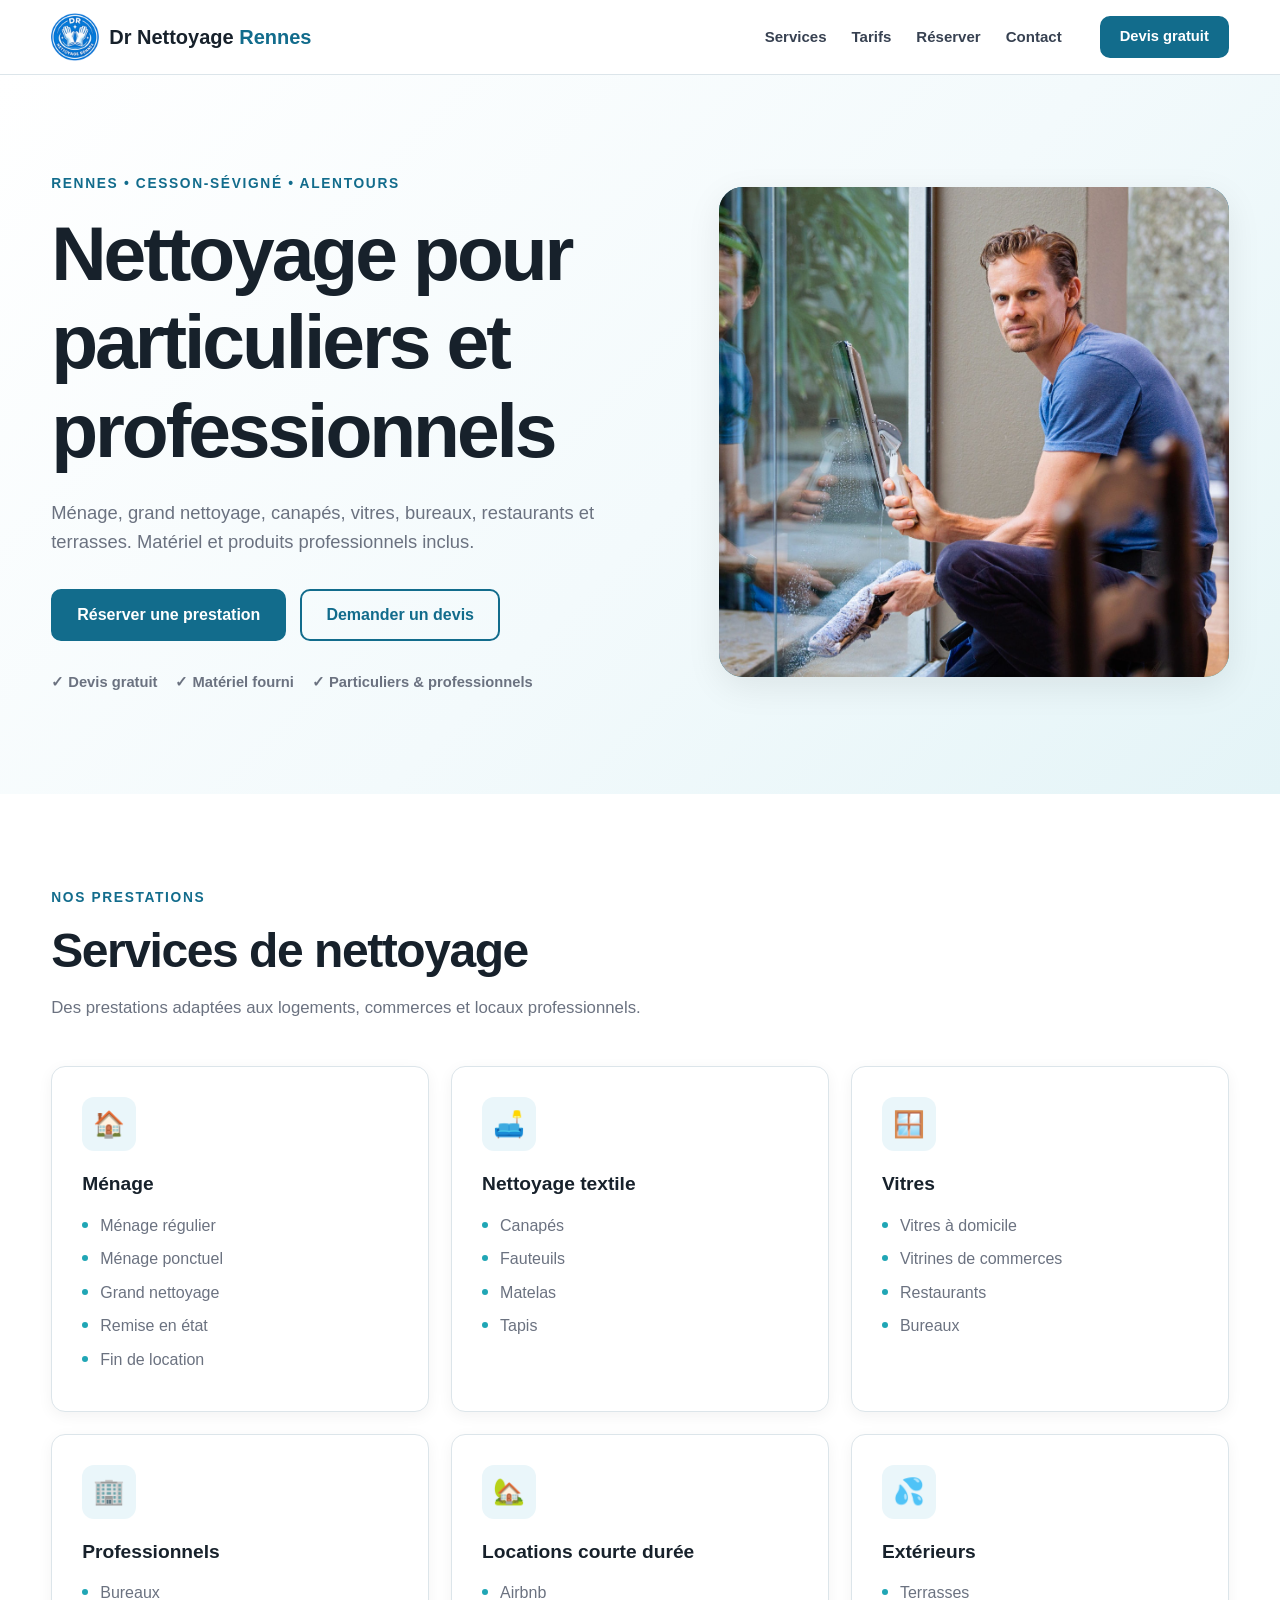
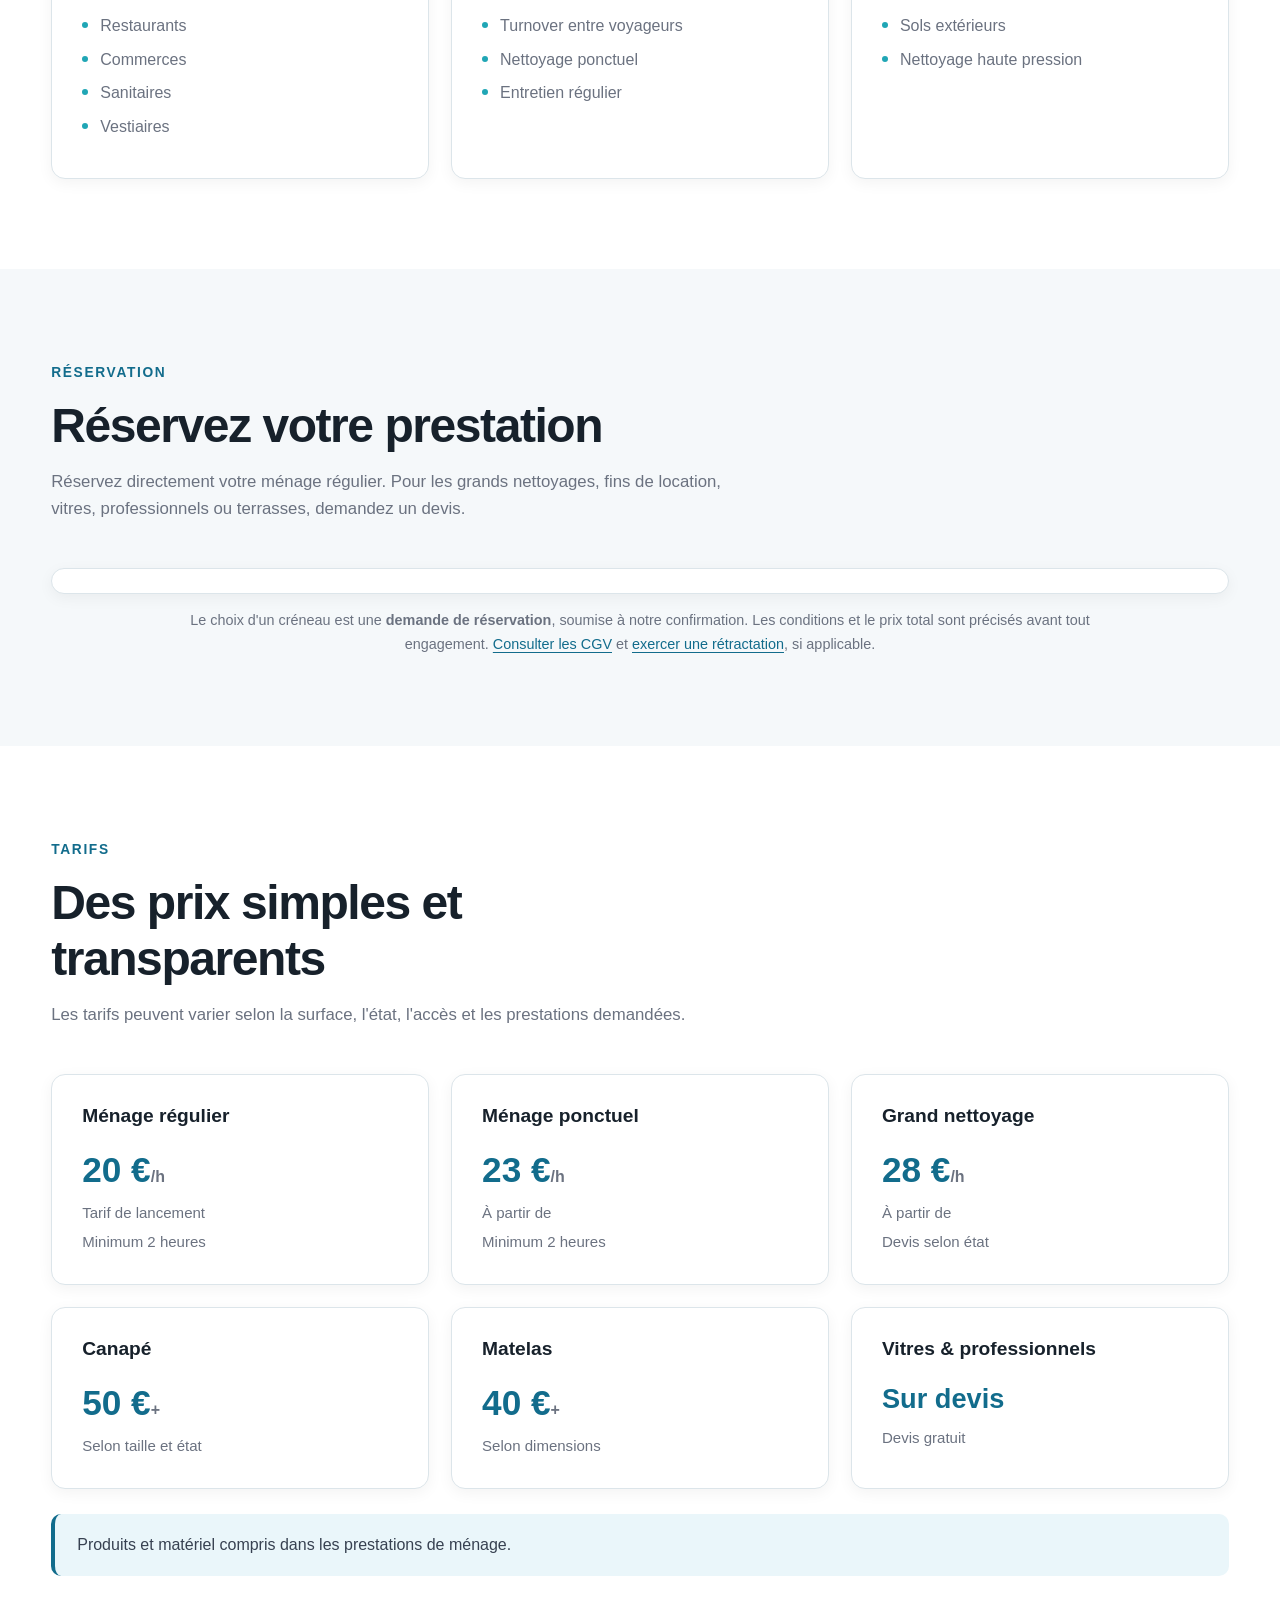
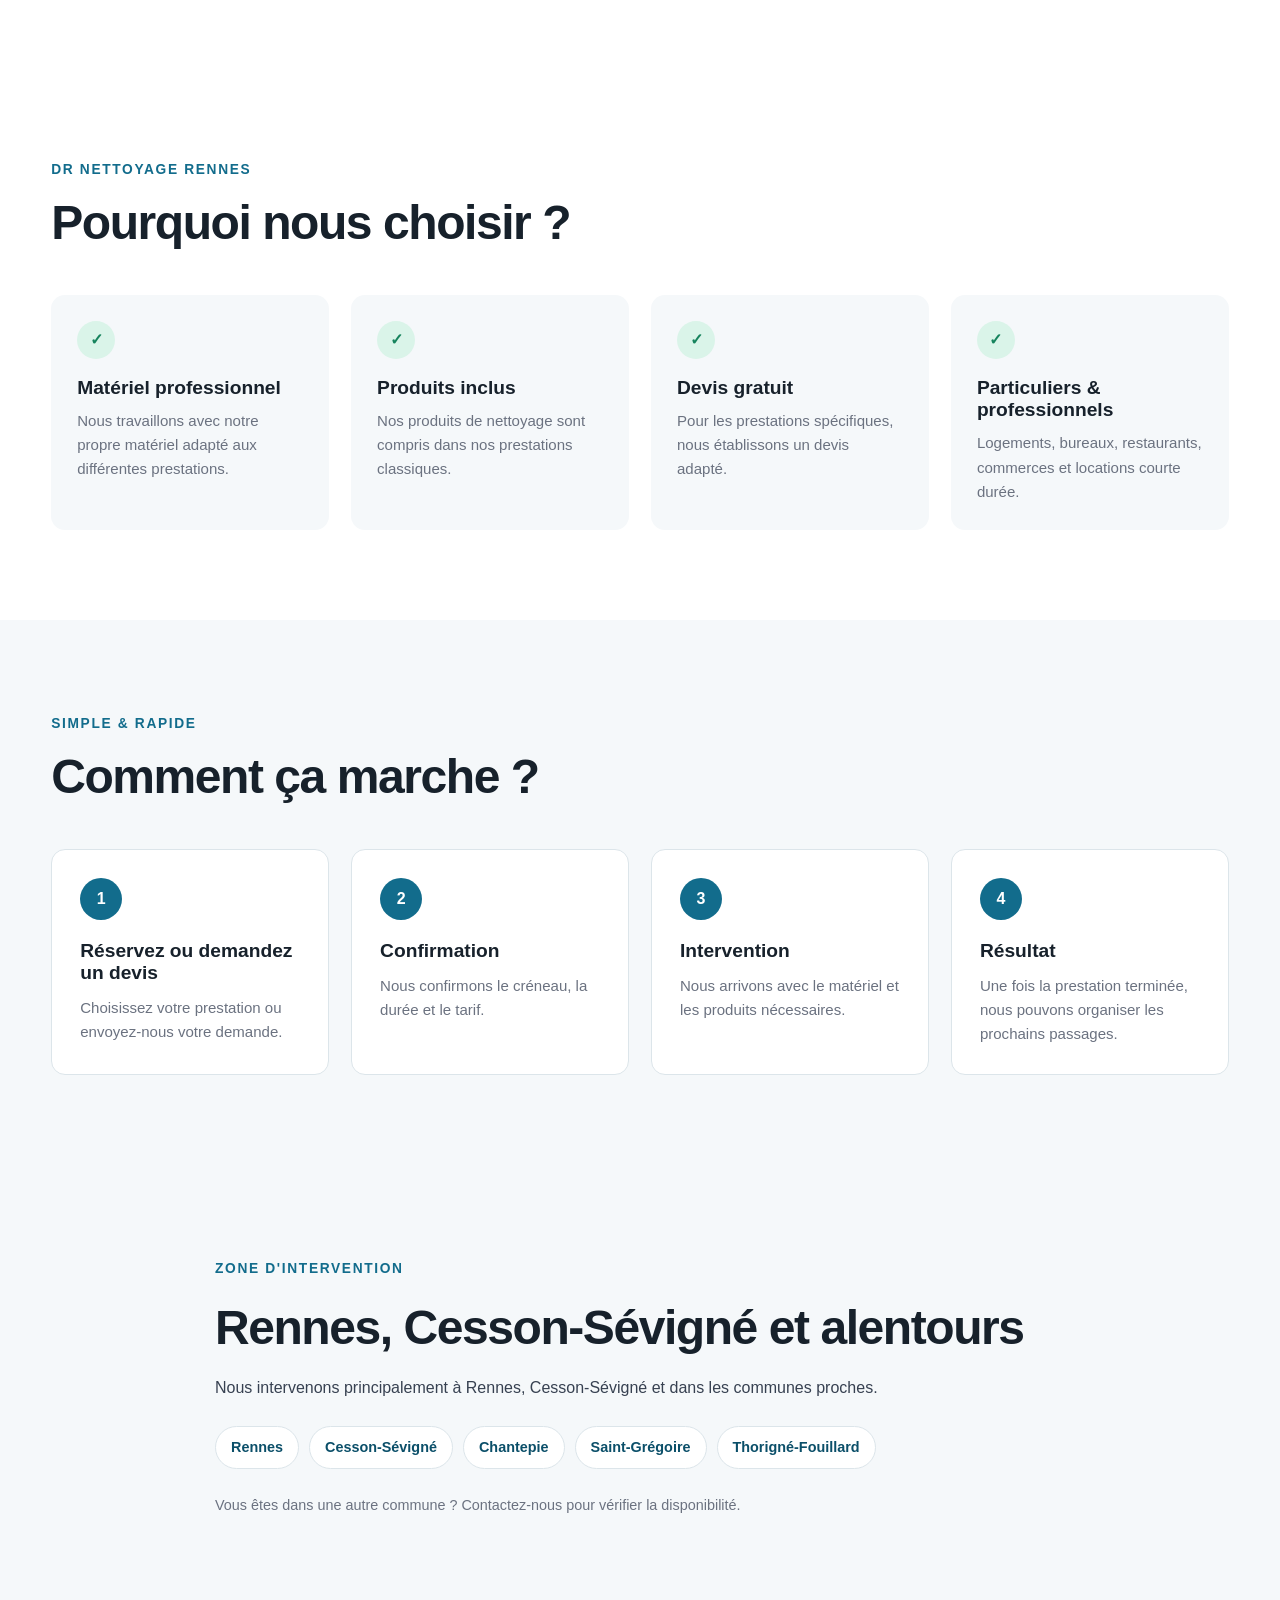
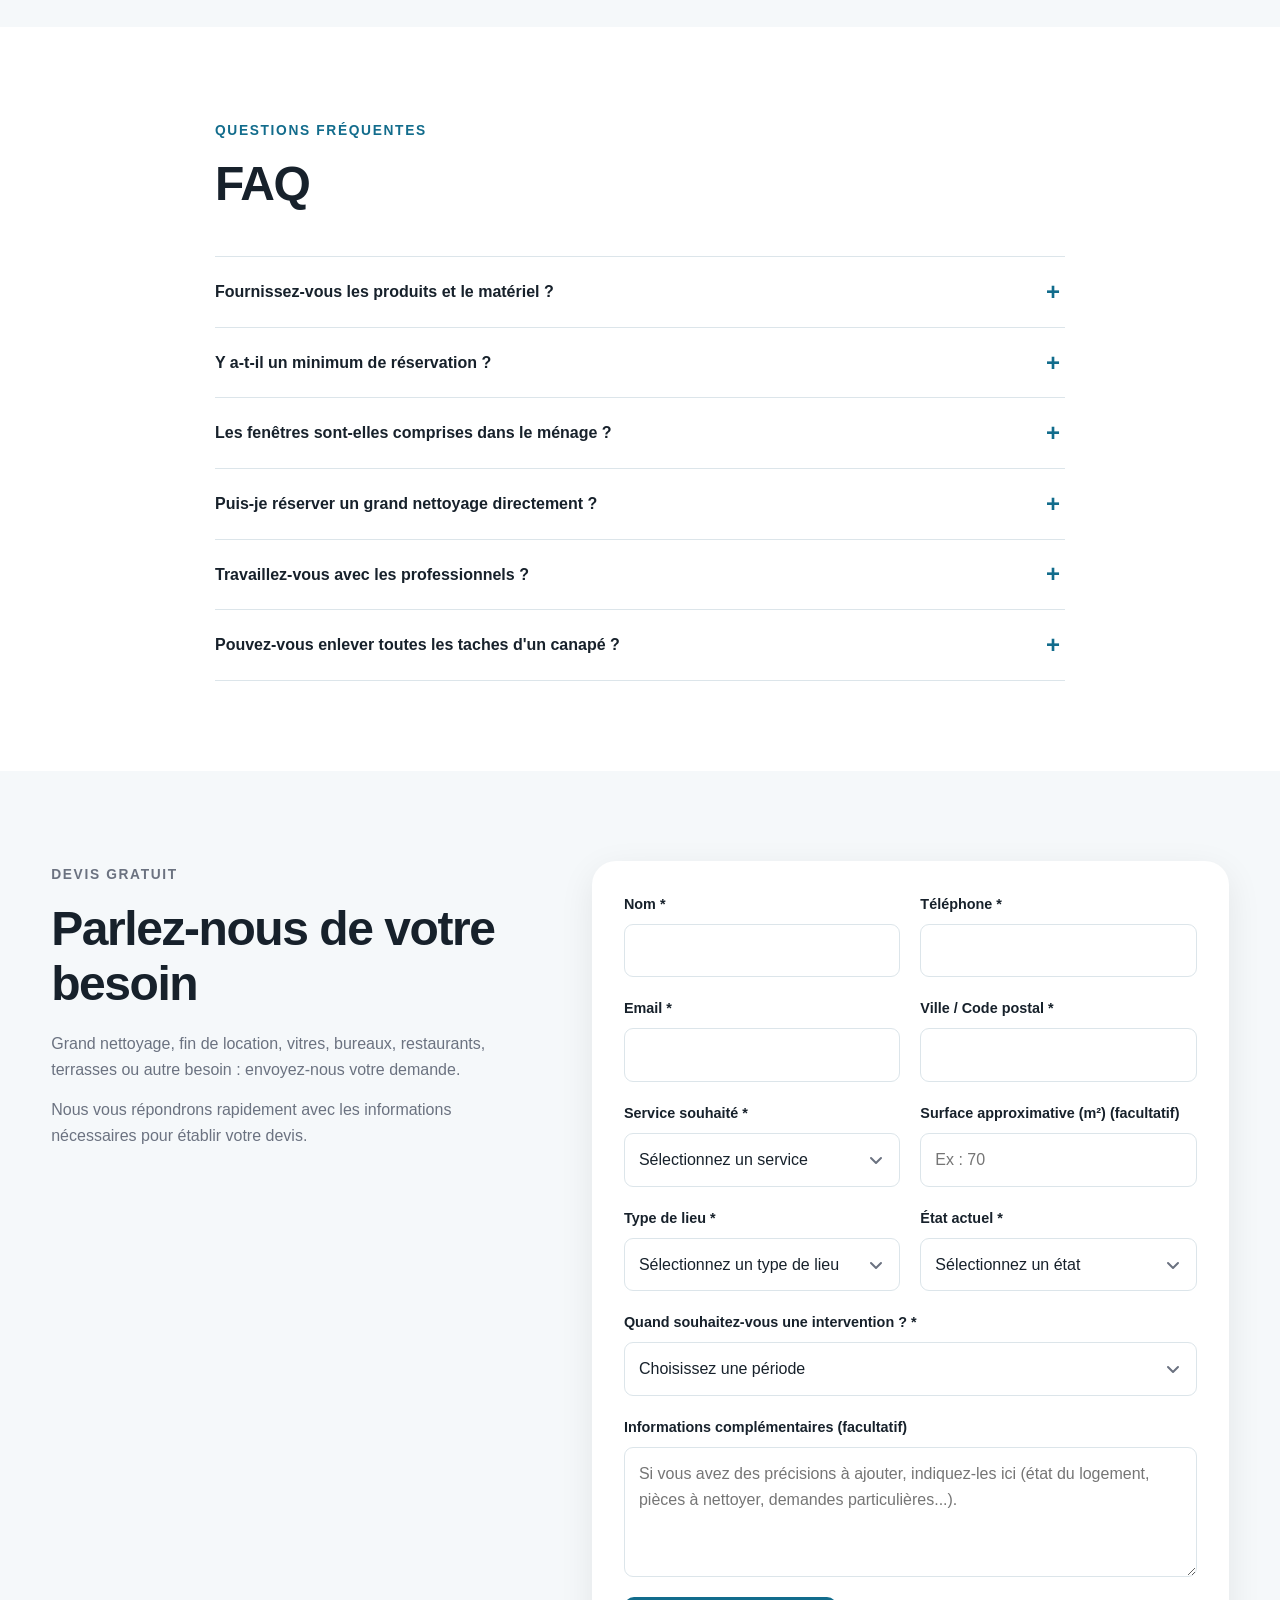
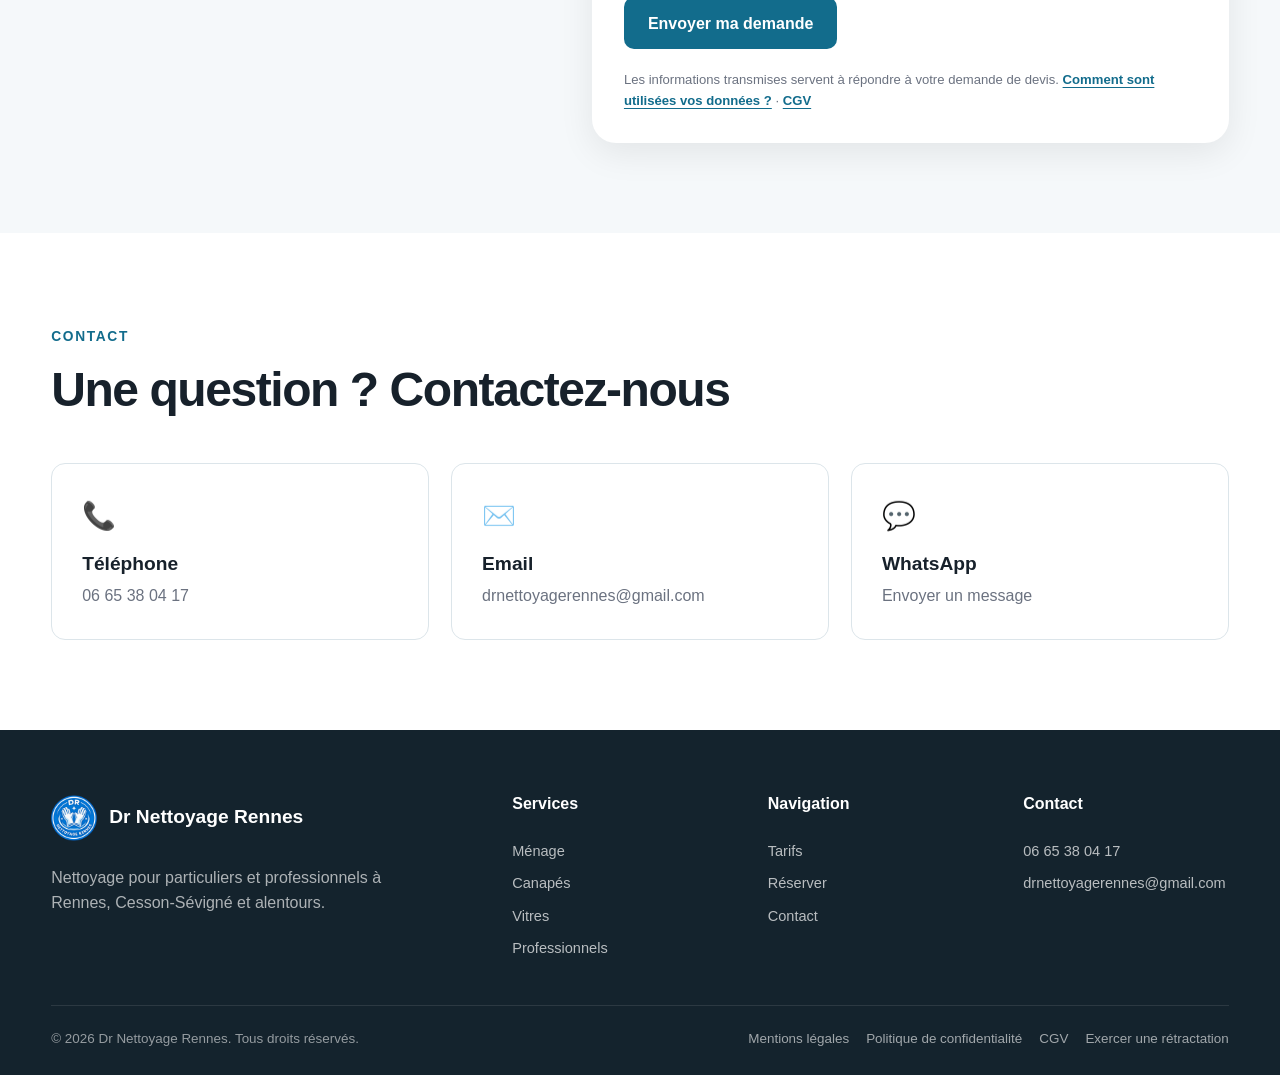
<file: dr-nettoyage-rennes/index.html>
<!DOCTYPE html>
<html lang="fr">
<head>
    <meta charset="UTF-8">
    <meta name="viewport" content="width=device-width, initial-scale=1.0">

    <title>Dr Nettoyage Rennes | Ménage, Vitres, Canapés & Professionnels</title>

    <meta
        name="description"
        content="Dr Nettoyage Rennes propose des services de ménage, nettoyage de canapés, vitres, bureaux, restaurants et terrasses à Rennes, Cesson-Sévigné et alentours."
    >

    <link rel="icon" type="image/png" sizes="32x32" href="images/favicon-32.png">
    <link rel="apple-touch-icon" sizes="180x180" href="images/apple-touch-icon.png">
    <link rel="stylesheet" href="style.css">
    <script src="script.js" defer></script>
</head>

<body>

    <!-- =========================
         HEADER
    ========================== -->

    <header class="site-header">
        <div class="container header-container">

            <a href="#accueil" class="logo" aria-label="Dr Nettoyage Rennes - Accueil">
                <img src="images/logo-dr-nettoyage.png" alt="" width="48" height="48">
                <span class="brand-name">Dr Nettoyage <strong>Rennes</strong></span>
            </a>

            <button
                class="mobile-menu-button"
                id="mobileMenuButton"
                aria-label="Ouvrir le menu"
            >
                ☰
            </button>

            <nav class="main-nav" id="mainNav">
                <a href="#services">Services</a>
                <a href="#tarifs">Tarifs</a>
                <a href="#reservation">Réserver</a>
                <a href="#contact">Contact</a>
            </nav>

            <a href="#devis" class="button button-small desktop-quote-button">
                Devis gratuit
            </a>

        </div>
    </header>


    <main>

        <!-- =========================
             HERO
        ========================== -->

        <section class="hero" id="accueil">

            <div class="container hero-container">

                <div class="hero-content">

                    <p class="eyebrow">
                        Rennes • Cesson-Sévigné • Alentours
                    </p>

                    <h1>
                        Nettoyage pour particuliers et professionnels
                    </h1>

                    <p class="hero-text">
                        Ménage, grand nettoyage, canapés, vitres,
                        bureaux, restaurants et terrasses.
                        Matériel et produits professionnels inclus.
                    </p>

                    <div class="hero-buttons">
                        <a href="#reservation" class="button">
                            Réserver une prestation
                        </a>

                        <a href="#devis" class="button button-secondary">
                            Demander un devis
                        </a>
                    </div>

                    <div class="hero-trust">
                        <span>✓ Devis gratuit</span>
                        <span>✓ Matériel fourni</span>
                        <span>✓ Particuliers & professionnels</span>
                    </div>

                </div>

                <div class="hero-image-placeholder">
                    <img
                        src="images/photo-accueil.jpg"
                        alt="Nettoyage de vitres à la raclette dans un logement"
                        width="1700"
                        height="1133"
                        fetchpriority="high"
                    >
                </div>

            </div>

        </section>


        <!-- =========================
             SERVICES
        ========================== -->

        <section class="section" id="services">

            <div class="container">

                <div class="section-heading">
                    <p class="eyebrow">Nos prestations</p>
                    <h2>Services de nettoyage</h2>
                    <p>
                        Des prestations adaptées aux logements,
                        commerces et locaux professionnels.
                    </p>
                </div>

                <div class="services-grid">

                    <article class="service-card">
                        <div class="service-icon">🏠</div>
                        <h3>Ménage</h3>
                        <ul>
                            <li>Ménage régulier</li>
                            <li>Ménage ponctuel</li>
                            <li>Grand nettoyage</li>
                            <li>Remise en état</li>
                            <li>Fin de location</li>
                        </ul>
                    </article>


                    <article class="service-card">
                        <div class="service-icon">🛋️</div>
                        <h3>Nettoyage textile</h3>
                        <ul>
                            <li>Canapés</li>
                            <li>Fauteuils</li>
                            <li>Matelas</li>
                            <li>Tapis</li>
                        </ul>
                    </article>


                    <article class="service-card">
                        <div class="service-icon">🪟</div>
                        <h3>Vitres</h3>
                        <ul>
                            <li>Vitres à domicile</li>
                            <li>Vitrines de commerces</li>
                            <li>Restaurants</li>
                            <li>Bureaux</li>
                        </ul>
                    </article>


                    <article class="service-card">
                        <div class="service-icon">🏢</div>
                        <h3>Professionnels</h3>
                        <ul>
                            <li>Bureaux</li>
                            <li>Restaurants</li>
                            <li>Commerces</li>
                            <li>Sanitaires</li>
                            <li>Vestiaires</li>
                        </ul>
                    </article>


                    <article class="service-card">
                        <div class="service-icon">🏡</div>
                        <h3>Locations courte durée</h3>
                        <ul>
                            <li>Airbnb</li>
                            <li>Turnover entre voyageurs</li>
                            <li>Nettoyage ponctuel</li>
                            <li>Entretien régulier</li>
                        </ul>
                    </article>


                    <article class="service-card">
                        <div class="service-icon">💦</div>
                        <h3>Extérieurs</h3>
                        <ul>
                            <li>Terrasses</li>
                            <li>Sols extérieurs</li>
                            <li>Nettoyage haute pression</li>
                        </ul>
                    </article>

                </div>

            </div>

        </section>


        <!-- =========================
             BOOKING
        ========================== -->

        <section class="section section-alt" id="reservation">

        <div class="container">

            <div class="section-heading">
                <p class="eyebrow">Réservation</p>

                <h2>Réservez votre prestation</h2>

                <p>
                Réservez directement votre ménage régulier.
                Pour les grands nettoyages, fins de location,
                vitres, professionnels ou terrasses,
                demandez un devis.
                </p>
            </div>

        <div class="booking-box">

            <!-- PASTE CAL.COM EMBED HERE -->
             <!-- Cal inline embed code begins -->
<div style="width:100%;height:100%;overflow:scroll" id="my-cal-inline-menage-regulier-2h"></div>
<script type="text/javascript">
  (function (C, A, L) { let p = function (a, ar) { a.q.push(ar); }; let d = C.document; C.Cal = C.Cal || function () { let cal = C.Cal; let ar = arguments; if (!cal.loaded) { cal.ns = {}; cal.q = cal.q || []; d.head.appendChild(d.createElement("script")).src = A; cal.loaded = true; } if (ar[0] === L) { const api = function () { p(api, arguments); }; const namespace = ar[1]; api.q = api.q || []; if(typeof namespace === "string"){cal.ns[namespace] = cal.ns[namespace] || api;p(cal.ns[namespace], ar);p(cal, ["initNamespace", namespace]);} else p(cal, ar); return;} p(cal, ar); }; })(window, "https://app.cal.com/embed/embed.js", "init");
Cal("init", "menage-regulier-2h", {origin:"https://app.cal.com"});
Cal.config = Cal.config || {};
Cal.config.forwardQueryParams = true;

  Cal.ns["menage-regulier-2h"]("inline", {
    elementOrSelector:"#my-cal-inline-menage-regulier-2h",
    config: {"layout":"month_view","useSlotsViewOnSmallScreen":"true"},
    calLink: "dr-nettoyage-rennes/menage-regulier-2h",
  });

  Cal.ns["menage-regulier-2h"]("ui", {"hideEventTypeDetails":false,"layout":"month_view"});
  </script>
  <!-- Cal inline embed code ends -->

        </div>
        <p class="booking-terms">Le choix d'un créneau est une <strong>demande de réservation</strong>, soumise à notre confirmation. Les conditions et le prix total sont précisés avant tout engagement. <a href="conditions-generales-vente.html">Consulter les CGV</a> et <a href="retractation.html">exercer une rétractation</a>, si applicable.</p>
        </div>

        </section>


        <!-- =========================
             PRICES
        ========================== -->

        <section class="section" id="tarifs">

            <div class="container">

                <div class="section-heading">
                    <p class="eyebrow">Tarifs</p>
                    <h2>Des prix simples et transparents</h2>

                    <p>
                        Les tarifs peuvent varier selon la surface,
                        l'état, l'accès et les prestations demandées.
                    </p>
                </div>

                <div class="pricing-grid">

                    <article class="price-card">
                        <h3>Ménage régulier</h3>
                        <p class="price">
                            20 €<span>/h</span>
                        </p>
                        <p>Tarif de lancement</p>
                        <p>Minimum 2 heures</p>
                    </article>


                    <article class="price-card">
                        <h3>Ménage ponctuel</h3>
                        <p class="price">
                            23 €<span>/h</span>
                        </p>
                        <p>À partir de</p>
                        <p>Minimum 2 heures</p>
                    </article>


                    <article class="price-card">
                        <h3>Grand nettoyage</h3>
                        <p class="price">
                            28 €<span>/h</span>
                        </p>
                        <p>À partir de</p>
                        <p>Devis selon état</p>
                    </article>


                    <article class="price-card">
                        <h3>Canapé</h3>
                        <p class="price">
                            50 €<span>+</span>
                        </p>
                        <p>Selon taille et état</p>
                    </article>


                    <article class="price-card">
                        <h3>Matelas</h3>
                        <p class="price">
                            40 €<span>+</span>
                        </p>
                        <p>Selon dimensions</p>
                    </article>


                    <article class="price-card">
                        <h3>Vitres & professionnels</h3>
                        <p class="price price-text">
                            Sur devis
                        </p>
                        <p>Devis gratuit</p>
                    </article>

                </div>

                <div class="pricing-note">
                    <p>
                        Produits et matériel compris dans les prestations
                        de ménage.
                    </p>
                </div>

            </div>

        </section>


        <!-- =========================
             BEFORE / AFTER
        ========================== -->

        <!-- Section masquée jusqu’aux premières vraies photos Avant / Après. -->
        <section class="section section-alt" id="realisations" hidden>

            <div class="container">

                <div class="section-heading">
                    <p class="eyebrow">Nos réalisations</p>
                    <h2>Avant / Après</h2>

                    <p>
                        Découvrez prochainement les résultats de nos interventions.
                    </p>
                </div>

                <div class="results-grid">

                    <article class="result-card">
                        <div class="result-image-placeholder">
                            Avant / Après canapé
                        </div>

                        <h3>Nettoyage de canapé</h3>
                    </article>


                    <article class="result-card">
                        <div class="result-image-placeholder">
                            Avant / Après salle de bain
                        </div>

                        <h3>Grand nettoyage</h3>
                    </article>


                    <article class="result-card">
                        <div class="result-image-placeholder">
                            Avant / Après vitres
                        </div>

                        <h3>Nettoyage de vitres</h3>
                    </article>

                </div>

            </div>

        </section>


        <!-- =========================
             WHY US
        ========================== -->

        <section class="section">

            <div class="container">

                <div class="section-heading">
                    <p class="eyebrow">Dr Nettoyage Rennes</p>
                    <h2>Pourquoi nous choisir ?</h2>
                </div>

                <div class="advantages-grid">

                    <div class="advantage">
                        <span>✓</span>
                        <h3>Matériel professionnel</h3>
                        <p>
                            Nous travaillons avec notre propre matériel
                            adapté aux différentes prestations.
                        </p>
                    </div>


                    <div class="advantage">
                        <span>✓</span>
                        <h3>Produits inclus</h3>
                        <p>
                            Nos produits de nettoyage sont compris
                            dans nos prestations classiques.
                        </p>
                    </div>


                    <div class="advantage">
                        <span>✓</span>
                        <h3>Devis gratuit</h3>
                        <p>
                            Pour les prestations spécifiques,
                            nous établissons un devis adapté.
                        </p>
                    </div>


                    <div class="advantage">
                        <span>✓</span>
                        <h3>Particuliers & professionnels</h3>
                        <p>
                            Logements, bureaux, restaurants,
                            commerces et locations courte durée.
                        </p>
                    </div>

                </div>

            </div>

        </section>


        <!-- =========================
             HOW IT WORKS
        ========================== -->

        <section class="section section-alt">

            <div class="container">

                <div class="section-heading">
                    <p class="eyebrow">Simple & rapide</p>
                    <h2>Comment ça marche ?</h2>
                </div>

                <div class="steps-grid">

                    <div class="step">
                        <span>1</span>
                        <h3>Réservez ou demandez un devis</h3>
                        <p>
                            Choisissez votre prestation ou envoyez-nous
                            votre demande.
                        </p>
                    </div>


                    <div class="step">
                        <span>2</span>
                        <h3>Confirmation</h3>
                        <p>
                            Nous confirmons le créneau,
                            la durée et le tarif.
                        </p>
                    </div>


                    <div class="step">
                        <span>3</span>
                        <h3>Intervention</h3>
                        <p>
                            Nous arrivons avec le matériel et
                            les produits nécessaires.
                        </p>
                    </div>


                    <div class="step">
                        <span>4</span>
                        <h3>Résultat</h3>
                        <p>
                            Une fois la prestation terminée,
                            nous pouvons organiser les prochains passages.
                        </p>
                    </div>

                </div>

            </div>

        </section>


        <!-- =========================
             TESTIMONIALS
        ========================== -->

        <!-- Section masquée jusqu’aux premiers avis clients authentiques. -->
        <section class="section" id="avis" hidden>

            <div class="container">

                <div class="section-heading">
                    <p class="eyebrow">Avis clients</p>
                    <h2>Ils nous font confiance</h2>
                </div>

                <div class="testimonials-grid">

                    <article class="testimonial-card">
                        <div class="stars">★★★★★</div>

                        <p>
                            Vos premiers avis clients apparaîtront ici.
                        </p>

                        <strong>Client Dr Nettoyage Rennes</strong>
                    </article>


                    <article class="testimonial-card">
                        <div class="stars">★★★★★</div>

                        <p>
                            Ajoutez ici un véritable avis après
                            vos premières prestations.
                        </p>

                        <strong>Client Dr Nettoyage Rennes</strong>
                    </article>


                    <article class="testimonial-card">
                        <div class="stars">★★★★★</div>

                        <p>
                            Les avis Google pourront ensuite
                            être mis en avant sur le site.
                        </p>

                        <strong>Client Dr Nettoyage Rennes</strong>
                    </article>

                </div>

            </div>

        </section>


        <!-- =========================
             SERVICE AREA
        ========================== -->

        <section class="section section-alt">

            <div class="container service-area">

                <div>

                    <p class="eyebrow">Zone d'intervention</p>

                    <h2>
                        Rennes, Cesson-Sévigné et alentours
                    </h2>

                    <p>
                        Nous intervenons principalement à Rennes,
                        Cesson-Sévigné et dans les communes proches.
                    </p>

                    <div class="city-list">
                        <span>Rennes</span>
                        <span>Cesson-Sévigné</span>
                        <span>Chantepie</span>
                        <span>Saint-Grégoire</span>
                        <span>Thorigné-Fouillard</span>
                    </div>

                    <p class="small-text">
                        Vous êtes dans une autre commune ?
                        Contactez-nous pour vérifier la disponibilité.
                    </p>

                </div>

            </div>

        </section>


        <!-- =========================
             FAQ
        ========================== -->

        <section class="section" id="faq">

            <div class="container faq-container">

                <div class="section-heading">
                    <p class="eyebrow">Questions fréquentes</p>
                    <h2>FAQ</h2>
                </div>


                <details class="faq-item">
                    <summary>
                        Fournissez-vous les produits et le matériel ?
                    </summary>

                    <p>
                        Oui. Pour nos prestations classiques,
                        nous venons avec nos produits et notre matériel.
                    </p>
                </details>


                <details class="faq-item">
                    <summary>
                        Y a-t-il un minimum de réservation ?
                    </summary>

                    <p>
                        Oui. Le ménage à domicile est soumis
                        à un minimum de 2 heures.
                    </p>
                </details>


                <details class="faq-item">
                    <summary>
                        Les fenêtres sont-elles comprises dans le ménage ?
                    </summary>

                    <p>
                        Les miroirs et petites surfaces vitrées peuvent
                        être inclus dans le ménage courant.
                        Le nettoyage complet des fenêtres est une
                        prestation séparée.
                    </p>
                </details>


                <details class="faq-item">
                    <summary>
                        Puis-je réserver un grand nettoyage directement ?
                    </summary>

                    <p>
                        Les grands nettoyages, remises en état et fins
                        de location nécessitent généralement un devis
                        préalable.
                    </p>
                </details>


                <details class="faq-item">
                    <summary>
                        Travaillez-vous avec les professionnels ?
                    </summary>

                    <p>
                        Oui. Nous proposons des prestations pour
                        bureaux, restaurants, commerces et autres
                        petits locaux professionnels.
                    </p>
                </details>


                <details class="faq-item">
                    <summary>
                        Pouvez-vous enlever toutes les taches d'un canapé ?
                    </summary>

                    <p>
                        Le nettoyage peut fortement améliorer l'état
                        du textile, mais certaines taches anciennes
                        ou permanentes ne peuvent pas être garanties.
                    </p>
                </details>

            </div>

        </section>


        <!-- =========================
             QUOTE FORM
        ========================== -->

        <section class="section section-alt" id="devis">

            <div class="container quote-container">

                <div class="quote-info">

                    <p class="eyebrow">Devis gratuit</p>

                    <h2>
                        Parlez-nous de votre besoin
                    </h2>

                    <p>
                        Grand nettoyage, fin de location, vitres,
                        bureaux, restaurants, terrasses ou autre besoin :
                        envoyez-nous votre demande.
                    </p>

                    <p>
                        Nous vous répondrons rapidement avec les
                        informations nécessaires pour établir votre devis.
                    </p>

                </div>


                <form
                    class="quote-form"
                    id="quoteForm"
                    action="https://api.web3forms.com/submit"
                    method="POST"
                >
                    <!-- Web3Forms: public access key, not a password -->
                    <input type="hidden" name="access_key" value="e43dedb6-3396-4cd9-873f-17376256246f">
                    <input type="hidden" name="subject" value="Nouvelle demande de devis - Dr Nettoyage Rennes">
                    <input type="hidden" name="from_name" value="Dr Nettoyage Rennes">

                    <!-- Anti-spam honeypot -->
                    <div style="display: none;" aria-hidden="true">
                        <input type="checkbox" name="botcheck" tabindex="-1" autocomplete="off">
                    </div>

                    <div class="form-group">
                        <label for="name">Nom *</label>
                        <input
                            type="text"
                            id="name"
                            name="name"
                            required
                        >
                    </div>


                    <div class="form-group">
                        <label for="phone">Téléphone *</label>
                        <input
                            type="tel"
                            id="phone"
                            name="phone"
                            required
                        >
                    </div>


                    <div class="form-group">
                        <label for="email">Email *</label>
                        <input
                            type="email"
                            id="email"
                            name="email"
                            required
                        >
                    </div>


                    <div class="form-group">
                        <label for="city">
                            Ville / Code postal *
                        </label>

                        <input
                            type="text"
                            id="city"
                            name="city"
                            required
                        >
                    </div>


                    <div class="form-group">

                        <label for="service">
                            Service souhaité *
                        </label>

                        <select
                            id="service"
                            name="service"
                            required
                        >
                            <option value="">
                                Sélectionnez un service
                            </option>

                            <option>Ménage régulier</option>
                            <option>Ménage ponctuel</option>
                            <option>Grand nettoyage</option>
                            <option>Fin de location</option>
                            <option>Canapé / textile</option>
                            <option>Vitres</option>
                            <option>Bureau</option>
                            <option>Restaurant</option>
                            <option>Commerce</option>
                            <option>Airbnb</option>
                            <option>Terrasse / extérieur</option>
                            <option>Autre</option>
                        </select>

                    </div>


                    <div class="form-group">

                        <label for="surface" id="surfaceLabel">
                            Surface approximative (m²) (facultatif)
                        </label>

                        <input
                            type="number"
                            id="surface"
                            name="surface"
                            min="1"
                            step="1"
                            inputmode="numeric"
                            placeholder="Ex : 70"
                        >

                    </div>


                    <!-- Informations nécessaires au devis : trois sélections obligatoires. -->
                    <div class="form-group">
                        <label for="property_type">Type de lieu *</label>
                        <select id="property_type" name="type_de_lieu" required>
                            <option value="" disabled selected>Sélectionnez un type de lieu</option>
                            <option>Appartement</option>
                            <option>Maison</option>
                            <option>Bureau / commerce</option>
                            <option>Autre / non concerné</option>
                        </select>
                    </div>

                    <div class="form-group">
                        <label for="condition">État actuel *</label>
                        <select id="condition" name="etat_actuel" required>
                            <option value="" disabled selected>Sélectionnez un état</option>
                            <option>Entretien courant / peu sale</option>
                            <option>Saleté modérée</option>
                            <option>Très sale / remise en état</option>
                            <option>Je ne sais pas / non concerné</option>
                        </select>
                    </div>

                    <div class="form-group form-group-full">
                        <label for="timing">Quand souhaitez-vous une intervention ? *</label>
                        <select id="timing" name="delai_souhaite" required>
                            <option value="" disabled selected>Choisissez une période</option>
                            <option>Dès que possible</option>
                            <option>Cette semaine</option>
                            <option>Dans les deux prochaines semaines</option>
                            <option>Dans le mois</option>
                            <option>Je suis flexible</option>
                        </select>
                    </div>

                    <div class="form-group form-group-full">
                        <label for="message">Informations complémentaires (facultatif)</label>
                        <textarea
                            id="message"
                            name="message"
                            rows="4"
                            placeholder="Si vous avez des précisions à ajouter, indiquez-les ici (état du logement, pièces à nettoyer, demandes particulières...)."
                        ></textarea>
                    </div>


                    <button
                        type="submit"
                        class="button form-submit"
                    >
                        Envoyer ma demande
                    </button>

                    <p id="quoteFormStatus" class="form-status form-group-full" role="status" aria-live="polite" aria-atomic="true"></p>
                    <p class="quote-privacy-note form-group-full">Les informations transmises servent à répondre à votre demande de devis. <a href="politique-confidentialite.html">Comment sont utilisées vos données ?</a> · <a href="conditions-generales-vente.html">CGV</a></p>

                </form>

            </div>

        </section>


        <!-- =========================
             CONTACT
        ========================== -->

        <section class="section" id="contact">

            <div class="container">

                <div class="section-heading">
                    <p class="eyebrow">Contact</p>
                    <h2>Une question ? Contactez-nous</h2>
                </div>


                <div class="contact-grid">

                    <a class="contact-card" href="tel:+33665380417">
                        <span>📞</span>
                        <h3>Téléphone</h3>
                        <p>06 65 38 04 17</p>
                    </a>


                    <a
                        class="contact-card"
                        href="mailto:drnettoyagerennes@gmail.com"
                    >
                        <span>✉️</span>
                        <h3>Email</h3>
                        <p>drnettoyagerennes@gmail.com</p>
                    </a>


                    <a
                        class="contact-card"
                        href="#"
                        id="whatsappButton"
                    >
                        <span>💬</span>
                        <h3>WhatsApp</h3>
                        <p>Envoyer un message</p>
                    </a>

                </div>

            </div>

        </section>

    </main>


    <!-- =========================
         MOBILE ACTION BAR
    ========================== -->

    <div class="mobile-action-bar">

        <a href="tel:+33665380417">
            📞 Appeler
        </a>

        <a href="#reservation">
            📅 Réserver
        </a>

        <a href="#devis">
            ✉️ Devis
        </a>

    </div>


    <!-- =========================
         FOOTER
    ========================== -->

    <footer class="site-footer">

        <div class="container footer-container">

            <div>

                <a href="#accueil" class="footer-logo">
                    <img src="images/logo-dr-nettoyage.png" alt="" width="46" height="46">
                    <span>Dr Nettoyage Rennes</span>
                </a>

                <p>
                    Nettoyage pour particuliers et professionnels
                    à Rennes, Cesson-Sévigné et alentours.
                </p>

            </div>


            <div>

                <h3>Services</h3>

                <a href="#services">Ménage</a>
                <a href="#services">Canapés</a>
                <a href="#services">Vitres</a>
                <a href="#services">Professionnels</a>

            </div>


            <div>

                <h3>Navigation</h3>

                <a href="#tarifs">Tarifs</a>
                <a href="#reservation">Réserver</a>
                <a href="#contact">Contact</a>

            </div>


            <div>

                <h3>Contact</h3>

                <a href="tel:+33665380417">
                    06 65 38 04 17
                </a>

                <a href="mailto:drnettoyagerennes@gmail.com">
                    drnettoyagerennes@gmail.com
                </a>

            </div>

        </div>


        <div class="container footer-bottom">

            <p>
                © <span id="currentYear"></span>
                Dr Nettoyage Rennes. Tous droits réservés.
            </p>

            <div>
                <a href="mentions-legales.html">
                    Mentions légales
                </a>

                <a href="politique-confidentialite.html">
                    Politique de confidentialité
                </a>

                <a href="conditions-generales-vente.html">CGV</a>
                <a href="retractation.html">Exercer une rétractation</a>
            </div>

        </div>

    </footer>

</body>
</html>
</file>
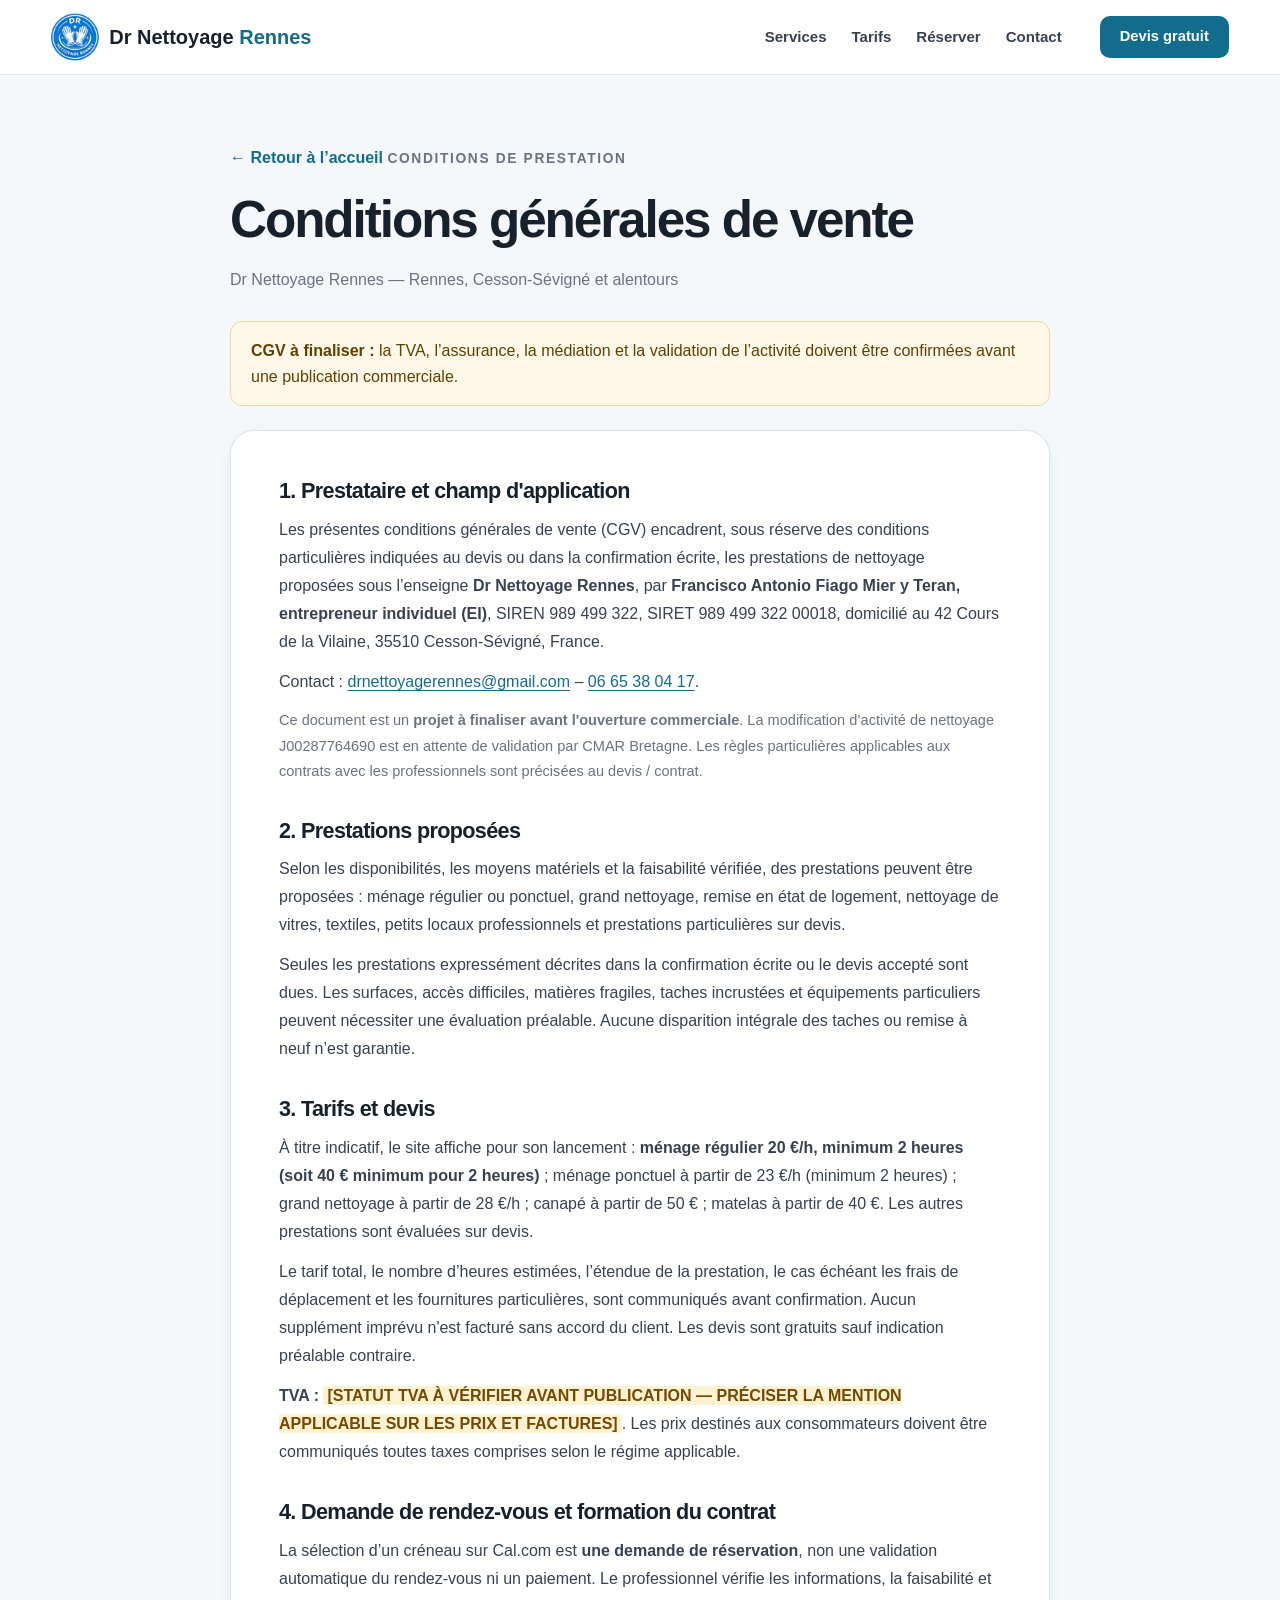
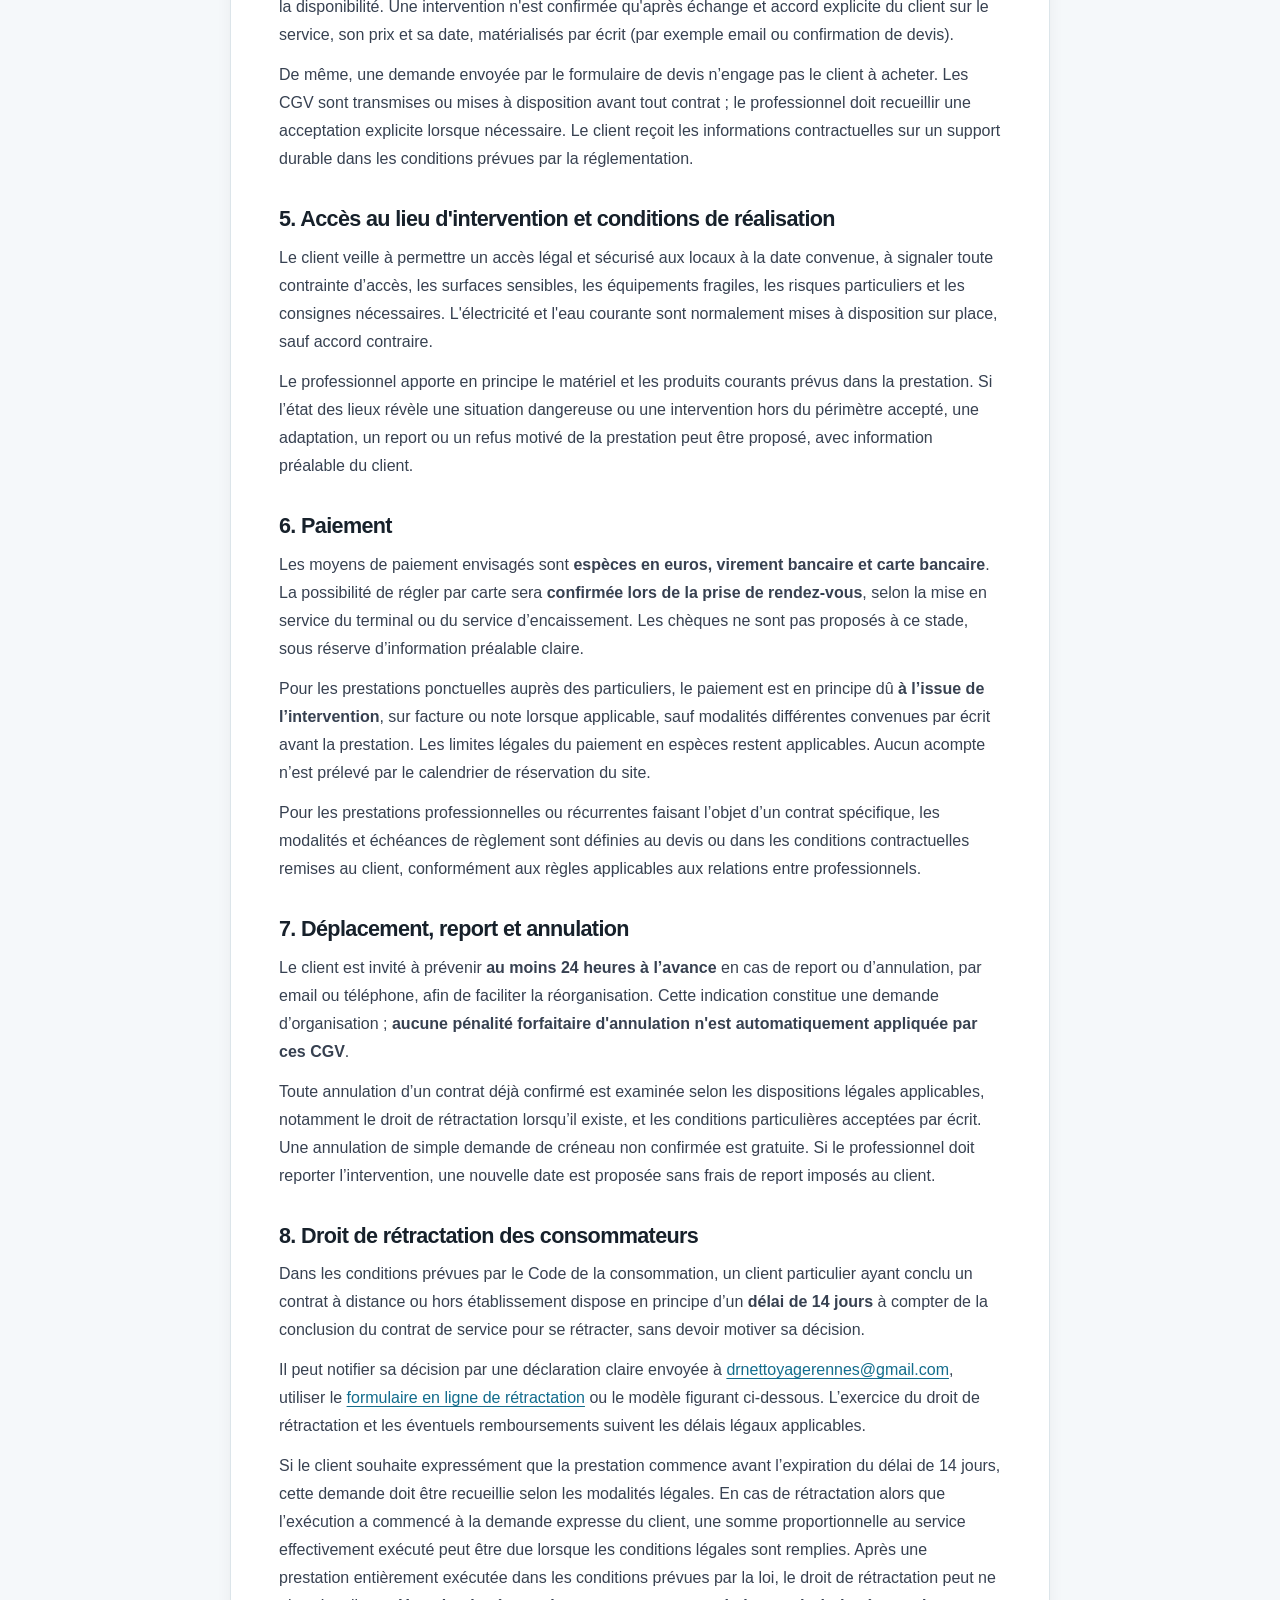
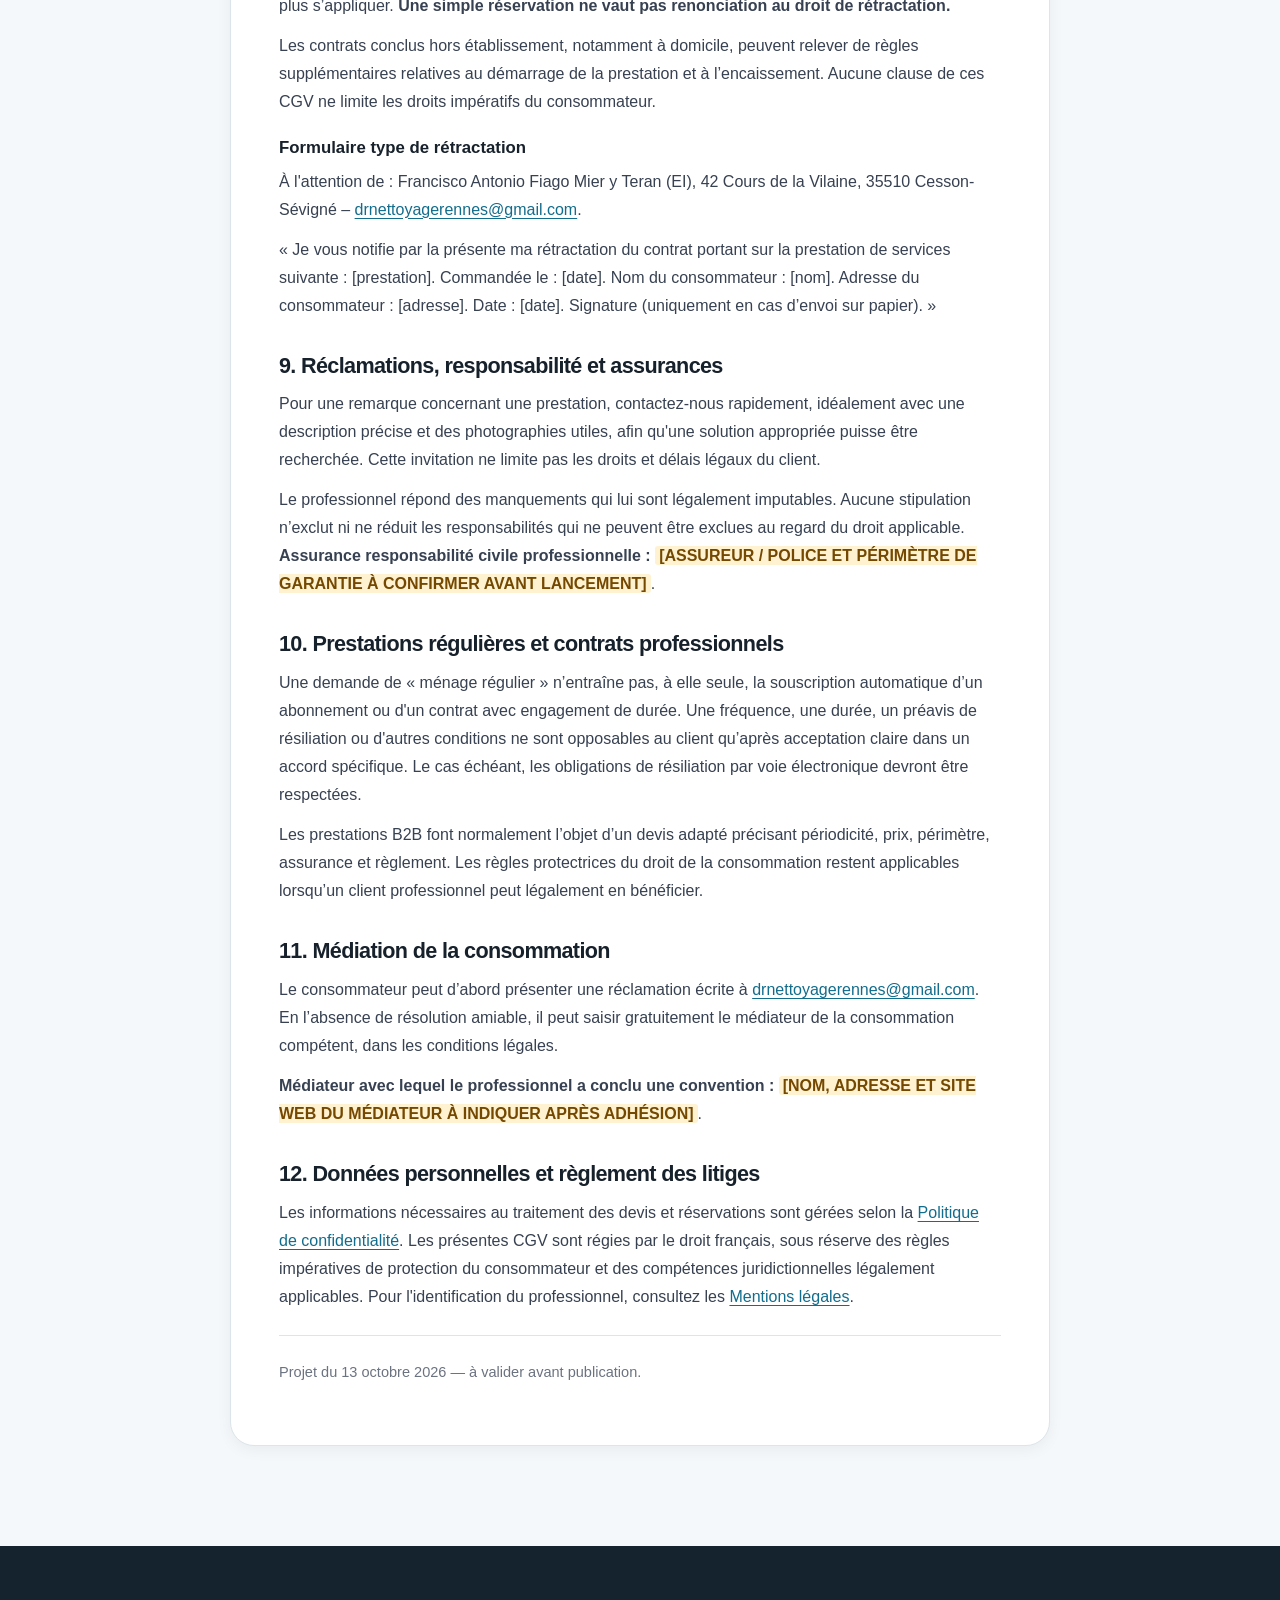
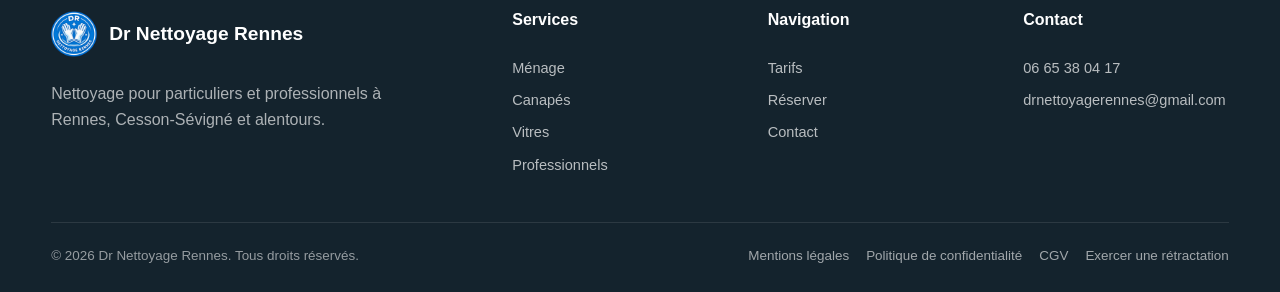
<file: dr-nettoyage-rennes/conditions-generales-vente.html>
<!DOCTYPE html>
<html lang="fr">
<head>
  <meta charset="UTF-8">
  <meta name="viewport" content="width=device-width, initial-scale=1.0">
  <title>Conditions générales de vente | Dr Nettoyage Rennes</title>
  <meta name="description" content="Conditions générales de vente de Dr Nettoyage Rennes : prestations, prix, paiement, réservation, rétractation et réclamations.">
  <meta name="robots" content="noindex, nofollow">
  <!-- Retirer noindex uniquement après avoir complété et vérifié les informations légales. -->
  <link rel="icon" type="image/png" sizes="32x32" href="images/favicon-32.png">
  <link rel="apple-touch-icon" sizes="180x180" href="images/apple-touch-icon.png">
  <link rel="stylesheet" href="style.css">
  <script src="script.js" defer></script>
</head>
<body>
<header class="site-header">
  <div class="container header-container">
    <a href="index.html#accueil" class="logo" aria-label="Dr Nettoyage Rennes - Accueil">
      <img src="images/logo-dr-nettoyage.png" alt="" width="48" height="48">
      <span class="brand-name">Dr Nettoyage <strong>Rennes</strong></span>
    </a>
    <button class="mobile-menu-button" id="mobileMenuButton" aria-label="Ouvrir le menu" aria-controls="mainNav" aria-expanded="false">☰</button>
    <nav class="main-nav" id="mainNav" aria-label="Navigation principale">
      <a href="index.html#services">Services</a>
      <a href="index.html#tarifs">Tarifs</a>
      <a href="index.html#reservation">Réserver</a>
      <a href="index.html#contact">Contact</a>
    </nav>
    <a href="index.html#devis" class="button button-small desktop-quote-button">Devis gratuit</a>
  </div>
</header>
<main class="legal-main">
  <div class="container">
    <div class="legal-intro">
      <a class="legal-back" href="index.html#accueil">← Retour à l’accueil</a>
      <p class="eyebrow">Conditions de prestation</p>
      <h1>Conditions générales de vente</h1>
      <p>Dr Nettoyage Rennes — Rennes, Cesson-Sévigné et alentours</p>
    </div>
    <div class="legal-warning" role="note">
      <strong>CGV à finaliser :</strong> la TVA, l’assurance, la médiation et la validation de l’activité doivent être confirmées avant une publication commerciale.
    </div>
    <article class="legal-card">
<h2>1. Prestataire et champ d'application</h2>
<p>Les présentes conditions générales de vente (CGV) encadrent, sous réserve des conditions particulières indiquées au devis ou dans la confirmation écrite, les prestations de nettoyage proposées sous l’enseigne <strong>Dr Nettoyage Rennes</strong>, par <strong>Francisco Antonio Fiago Mier y Teran, entrepreneur individuel (EI)</strong>, SIREN 989 499 322, SIRET 989 499 322 00018, domicilié au 42 Cours de la Vilaine, 35510 Cesson-Sévigné, France.</p>
<p>Contact : <a href="mailto:drnettoyagerennes@gmail.com">drnettoyagerennes@gmail.com</a> – <a href="tel:+33665380417">06 65 38 04 17</a>.</p>
<p class="legal-subtle">Ce document est un <strong>projet à finaliser avant l'ouverture commerciale</strong>. La modification d’activité de nettoyage J00287764690 est en attente de validation par CMAR Bretagne. Les règles particulières applicables aux contrats avec les professionnels sont précisées au devis / contrat.</p>
<h2>2. Prestations proposées</h2>
<p>Selon les disponibilités, les moyens matériels et la faisabilité vérifiée, des prestations peuvent être proposées : ménage régulier ou ponctuel, grand nettoyage, remise en état de logement, nettoyage de vitres, textiles, petits locaux professionnels et prestations particulières sur devis.</p>
<p>Seules les prestations expressément décrites dans la confirmation écrite ou le devis accepté sont dues. Les surfaces, accès difficiles, matières fragiles, taches incrustées et équipements particuliers peuvent nécessiter une évaluation préalable. Aucune disparition intégrale des taches ou remise à neuf n’est garantie.</p>
<h2>3. Tarifs et devis</h2>
<p>À titre indicatif, le site affiche pour son lancement : <strong>ménage régulier 20 €/h, minimum 2 heures (soit 40 € minimum pour 2 heures)</strong> ; ménage ponctuel à partir de 23 €/h (minimum 2 heures) ; grand nettoyage à partir de 28 €/h ; canapé à partir de 50 € ; matelas à partir de 40 €. Les autres prestations sont évaluées sur devis.</p>
<p>Le tarif total, le nombre d’heures estimées, l’étendue de la prestation, le cas échéant les frais de déplacement et les fournitures particulières, sont communiqués avant confirmation. Aucun supplément imprévu n'est facturé sans accord du client. Les devis sont gratuits sauf indication préalable contraire.</p>
<p><strong>TVA :</strong> <span class="legal-placeholder">[STATUT TVA À VÉRIFIER AVANT PUBLICATION — PRÉCISER LA MENTION APPLICABLE SUR LES PRIX ET FACTURES]</span>. Les prix destinés aux consommateurs doivent être communiqués toutes taxes comprises selon le régime applicable.</p>
<h2>4. Demande de rendez-vous et formation du contrat</h2>
<p>La sélection d’un créneau sur Cal.com est <strong>une demande de réservation</strong>, non une validation automatique du rendez-vous ni un paiement. Le professionnel vérifie les informations, la faisabilité et la disponibilité. Une intervention n'est confirmée qu'après échange et accord explicite du client sur le service, son prix et sa date, matérialisés par écrit (par exemple email ou confirmation de devis).</p>
<p>De même, une demande envoyée par le formulaire de devis n’engage pas le client à acheter. Les CGV sont transmises ou mises à disposition avant tout contrat ; le professionnel doit recueillir une acceptation explicite lorsque nécessaire. Le client reçoit les informations contractuelles sur un support durable dans les conditions prévues par la réglementation.</p>
<h2>5. Accès au lieu d'intervention et conditions de réalisation</h2>
<p>Le client veille à permettre un accès légal et sécurisé aux locaux à la date convenue, à signaler toute contrainte d’accès, les surfaces sensibles, les équipements fragiles, les risques particuliers et les consignes nécessaires. L'électricité et l'eau courante sont normalement mises à disposition sur place, sauf accord contraire.</p>
<p>Le professionnel apporte en principe le matériel et les produits courants prévus dans la prestation. Si l’état des lieux révèle une situation dangereuse ou une intervention hors du périmètre accepté, une adaptation, un report ou un refus motivé de la prestation peut être proposé, avec information préalable du client.</p>
<h2>6. Paiement</h2>
<p>Les moyens de paiement envisagés sont <strong>espèces en euros, virement bancaire et carte bancaire</strong>. La possibilité de régler par carte sera <strong>confirmée lors de la prise de rendez-vous</strong>, selon la mise en service du terminal ou du service d’encaissement. Les chèques ne sont pas proposés à ce stade, sous réserve d’information préalable claire.</p>
<p>Pour les prestations ponctuelles auprès des particuliers, le paiement est en principe dû <strong>à l’issue de l’intervention</strong>, sur facture ou note lorsque applicable, sauf modalités différentes convenues par écrit avant la prestation. Les limites légales du paiement en espèces restent applicables. Aucun acompte n’est prélevé par le calendrier de réservation du site.</p>
<p>Pour les prestations professionnelles ou récurrentes faisant l’objet d’un contrat spécifique, les modalités et échéances de règlement sont définies au devis ou dans les conditions contractuelles remises au client, conformément aux règles applicables aux relations entre professionnels.</p>
<h2>7. Déplacement, report et annulation</h2>
<p>Le client est invité à prévenir <strong>au moins 24 heures à l’avance</strong> en cas de report ou d’annulation, par email ou téléphone, afin de faciliter la réorganisation. Cette indication constitue une demande d’organisation ; <strong>aucune pénalité forfaitaire d'annulation n'est automatiquement appliquée par ces CGV</strong>.</p>
<p>Toute annulation d’un contrat déjà confirmé est examinée selon les dispositions légales applicables, notamment le droit de rétractation lorsqu’il existe, et les conditions particulières acceptées par écrit. Une annulation de simple demande de créneau non confirmée est gratuite. Si le professionnel doit reporter l’intervention, une nouvelle date est proposée sans frais de report imposés au client.</p>
<h2>8. Droit de rétractation des consommateurs</h2>
<p>Dans les conditions prévues par le Code de la consommation, un client particulier ayant conclu un contrat à distance ou hors établissement dispose en principe d’un <strong>délai de 14 jours</strong> à compter de la conclusion du contrat de service pour se rétracter, sans devoir motiver sa décision.</p>
<p>Il peut notifier sa décision par une déclaration claire envoyée à <a href="mailto:drnettoyagerennes@gmail.com">drnettoyagerennes@gmail.com</a>, utiliser le <a href="retractation.html">formulaire en ligne de rétractation</a> ou le modèle figurant ci-dessous. L’exercice du droit de rétractation et les éventuels remboursements suivent les délais légaux applicables.</p>
<p>Si le client souhaite expressément que la prestation commence avant l’expiration du délai de 14 jours, cette demande doit être recueillie selon les modalités légales. En cas de rétractation alors que l’exécution a commencé à la demande expresse du client, une somme proportionnelle au service effectivement exécuté peut être due lorsque les conditions légales sont remplies. Après une prestation entièrement exécutée dans les conditions prévues par la loi, le droit de rétractation peut ne plus s’appliquer. <strong>Une simple réservation ne vaut pas renonciation au droit de rétractation.</strong></p>
<p>Les contrats conclus hors établissement, notamment à domicile, peuvent relever de règles supplémentaires relatives au démarrage de la prestation et à l’encaissement. Aucune clause de ces CGV ne limite les droits impératifs du consommateur.</p>
<h3>Formulaire type de rétractation</h3>
<p>À l'attention de : Francisco Antonio Fiago Mier y Teran (EI), 42 Cours de la Vilaine, 35510 Cesson-Sévigné – <a href="mailto:drnettoyagerennes@gmail.com">drnettoyagerennes@gmail.com</a>.</p>
<p>« Je vous notifie par la présente ma rétractation du contrat portant sur la prestation de services suivante : [prestation]. Commandée le : [date]. Nom du consommateur : [nom]. Adresse du consommateur : [adresse]. Date : [date]. Signature (uniquement en cas d’envoi sur papier). »</p>
<h2>9. Réclamations, responsabilité et assurances</h2>
<p>Pour une remarque concernant une prestation, contactez-nous rapidement, idéalement avec une description précise et des photographies utiles, afin qu'une solution appropriée puisse être recherchée. Cette invitation ne limite pas les droits et délais légaux du client.</p>
<p>Le professionnel répond des manquements qui lui sont légalement imputables. Aucune stipulation n’exclut ni ne réduit les responsabilités qui ne peuvent être exclues au regard du droit applicable. <strong>Assurance responsabilité civile professionnelle :</strong> <span class="legal-placeholder">[ASSUREUR / POLICE ET PÉRIMÈTRE DE GARANTIE À CONFIRMER AVANT LANCEMENT]</span>.</p>
<h2>10. Prestations régulières et contrats professionnels</h2>
<p>Une demande de « ménage régulier » n’entraîne pas, à elle seule, la souscription automatique d’un abonnement ou d'un contrat avec engagement de durée. Une fréquence, une durée, un préavis de résiliation ou d'autres conditions ne sont opposables au client qu’après acceptation claire dans un accord spécifique. Le cas échéant, les obligations de résiliation par voie électronique devront être respectées.</p>
<p>Les prestations B2B font normalement l’objet d’un devis adapté précisant périodicité, prix, périmètre, assurance et règlement. Les règles protectrices du droit de la consommation restent applicables lorsqu’un client professionnel peut légalement en bénéficier.</p>
<h2>11. Médiation de la consommation</h2>
<p>Le consommateur peut d’abord présenter une réclamation écrite à <a href="mailto:drnettoyagerennes@gmail.com">drnettoyagerennes@gmail.com</a>. En l’absence de résolution amiable, il peut saisir gratuitement le médiateur de la consommation compétent, dans les conditions légales.</p>
<p><strong>Médiateur avec lequel le professionnel a conclu une convention :</strong> <span class="legal-placeholder">[NOM, ADRESSE ET SITE WEB DU MÉDIATEUR À INDIQUER APRÈS ADHÉSION]</span>.</p>
<h2>12. Données personnelles et règlement des litiges</h2>
<p>Les informations nécessaires au traitement des devis et réservations sont gérées selon la <a href="politique-confidentialite.html">Politique de confidentialité</a>. Les présentes CGV sont régies par le droit français, sous réserve des règles impératives de protection du consommateur et des compétences juridictionnelles légalement applicables. Pour l'identification du professionnel, consultez les <a href="mentions-legales.html">Mentions légales</a>.</p>
<hr><p class="legal-subtle">Projet du 13 octobre 2026 — à valider avant publication.</p>
    </article>
  </div>
</main>
<div class="mobile-action-bar">
  <a href="tel:+33665380417">📞 Appeler</a>
  <a href="index.html#reservation">📅 Réserver</a>
  <a href="index.html#devis">✉️ Devis</a>
</div>
<footer class="site-footer">
  <div class="container footer-container">
    <div>
      <a href="index.html#accueil" class="footer-logo"><img src="images/logo-dr-nettoyage.png" alt="" width="46" height="46"><span>Dr Nettoyage Rennes</span></a>
      <p>Nettoyage pour particuliers et professionnels à Rennes, Cesson-Sévigné et alentours.</p>
    </div>
    <div><h3>Services</h3><a href="index.html#services">Ménage</a><a href="index.html#services">Canapés</a><a href="index.html#services">Vitres</a><a href="index.html#services">Professionnels</a></div>
    <div><h3>Navigation</h3><a href="index.html#tarifs">Tarifs</a><a href="index.html#reservation">Réserver</a><a href="index.html#contact">Contact</a></div>
    <div><h3>Contact</h3><a href="tel:+33665380417">06 65 38 04 17</a><a href="mailto:drnettoyagerennes@gmail.com">drnettoyagerennes@gmail.com</a></div>
  </div>
  <div class="container footer-bottom">
    <p>© <span id="currentYear"></span> Dr Nettoyage Rennes. Tous droits réservés.</p>
    <div><a href="mentions-legales.html">Mentions légales</a><a href="politique-confidentialite.html">Politique de confidentialité</a><a href="conditions-generales-vente.html">CGV</a><a href="retractation.html">Exercer une rétractation</a></div>
  </div>
</footer>
</body>
</html>
</file>
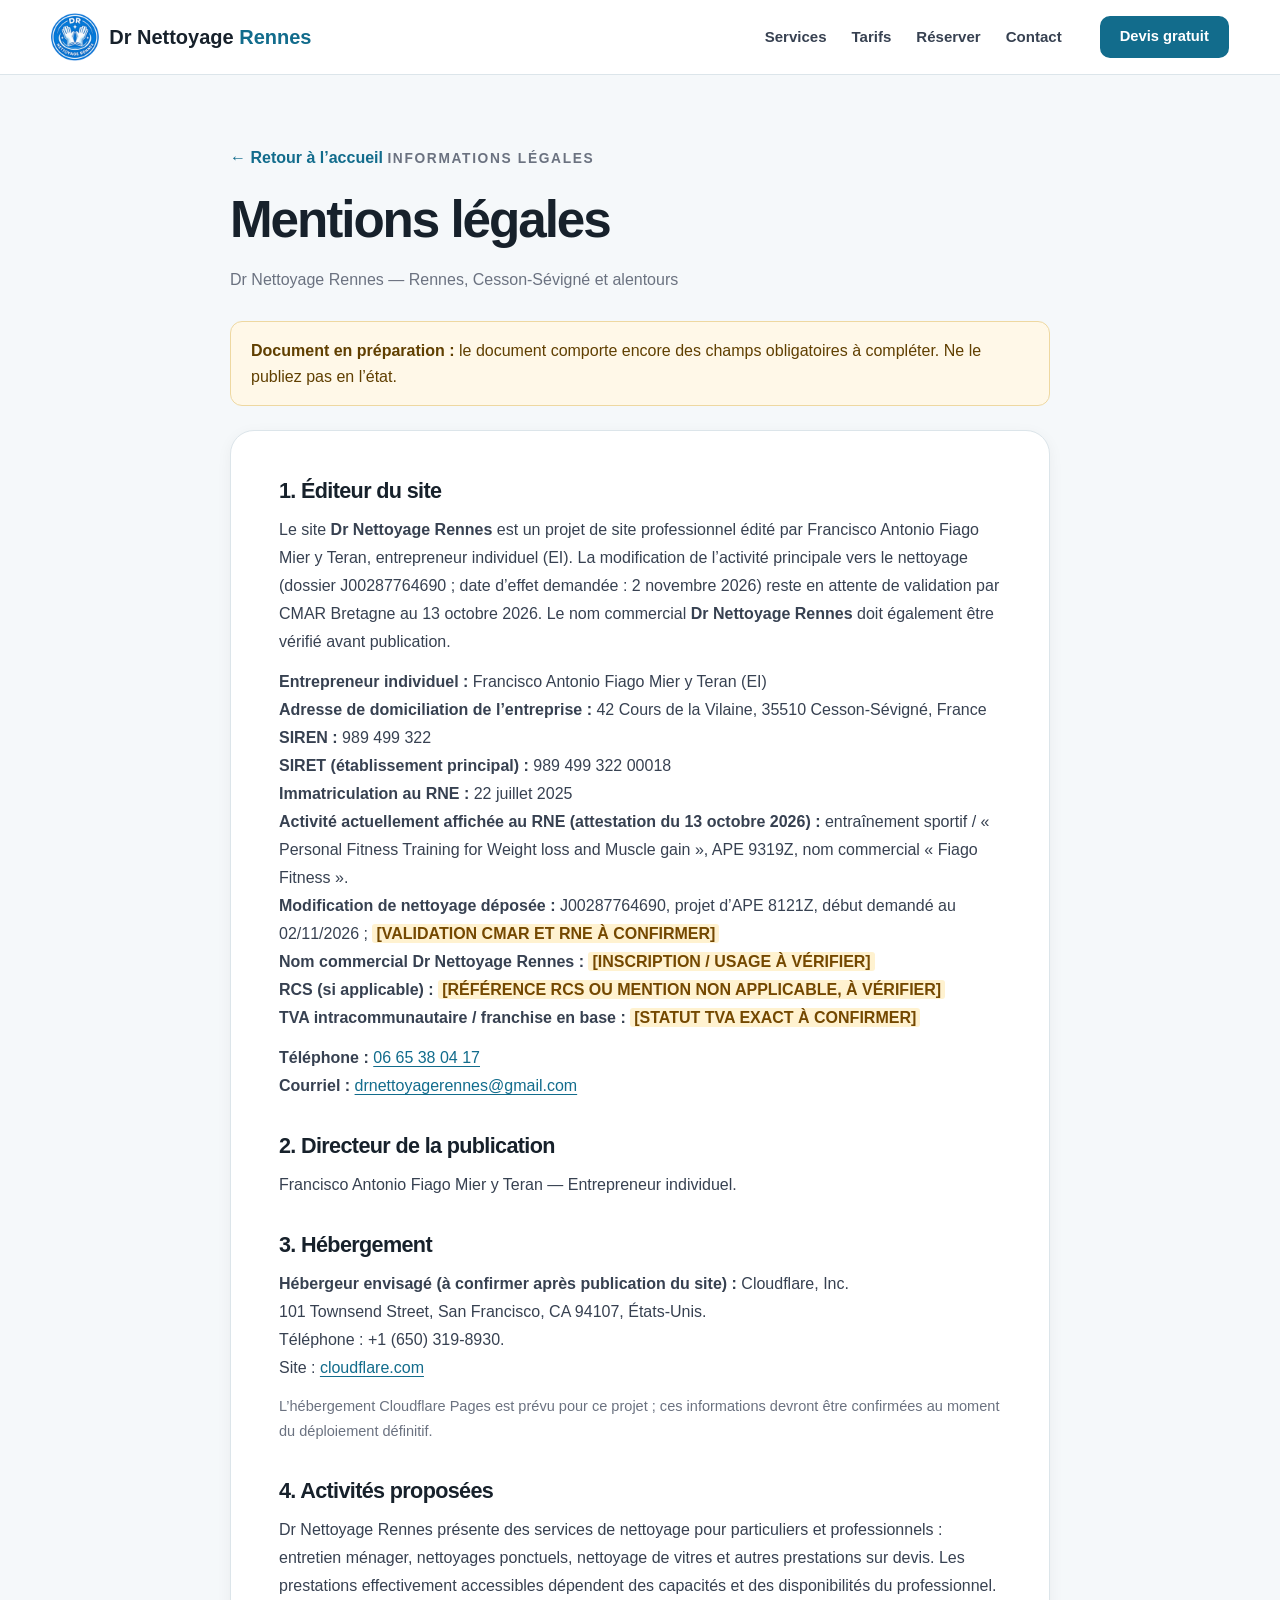
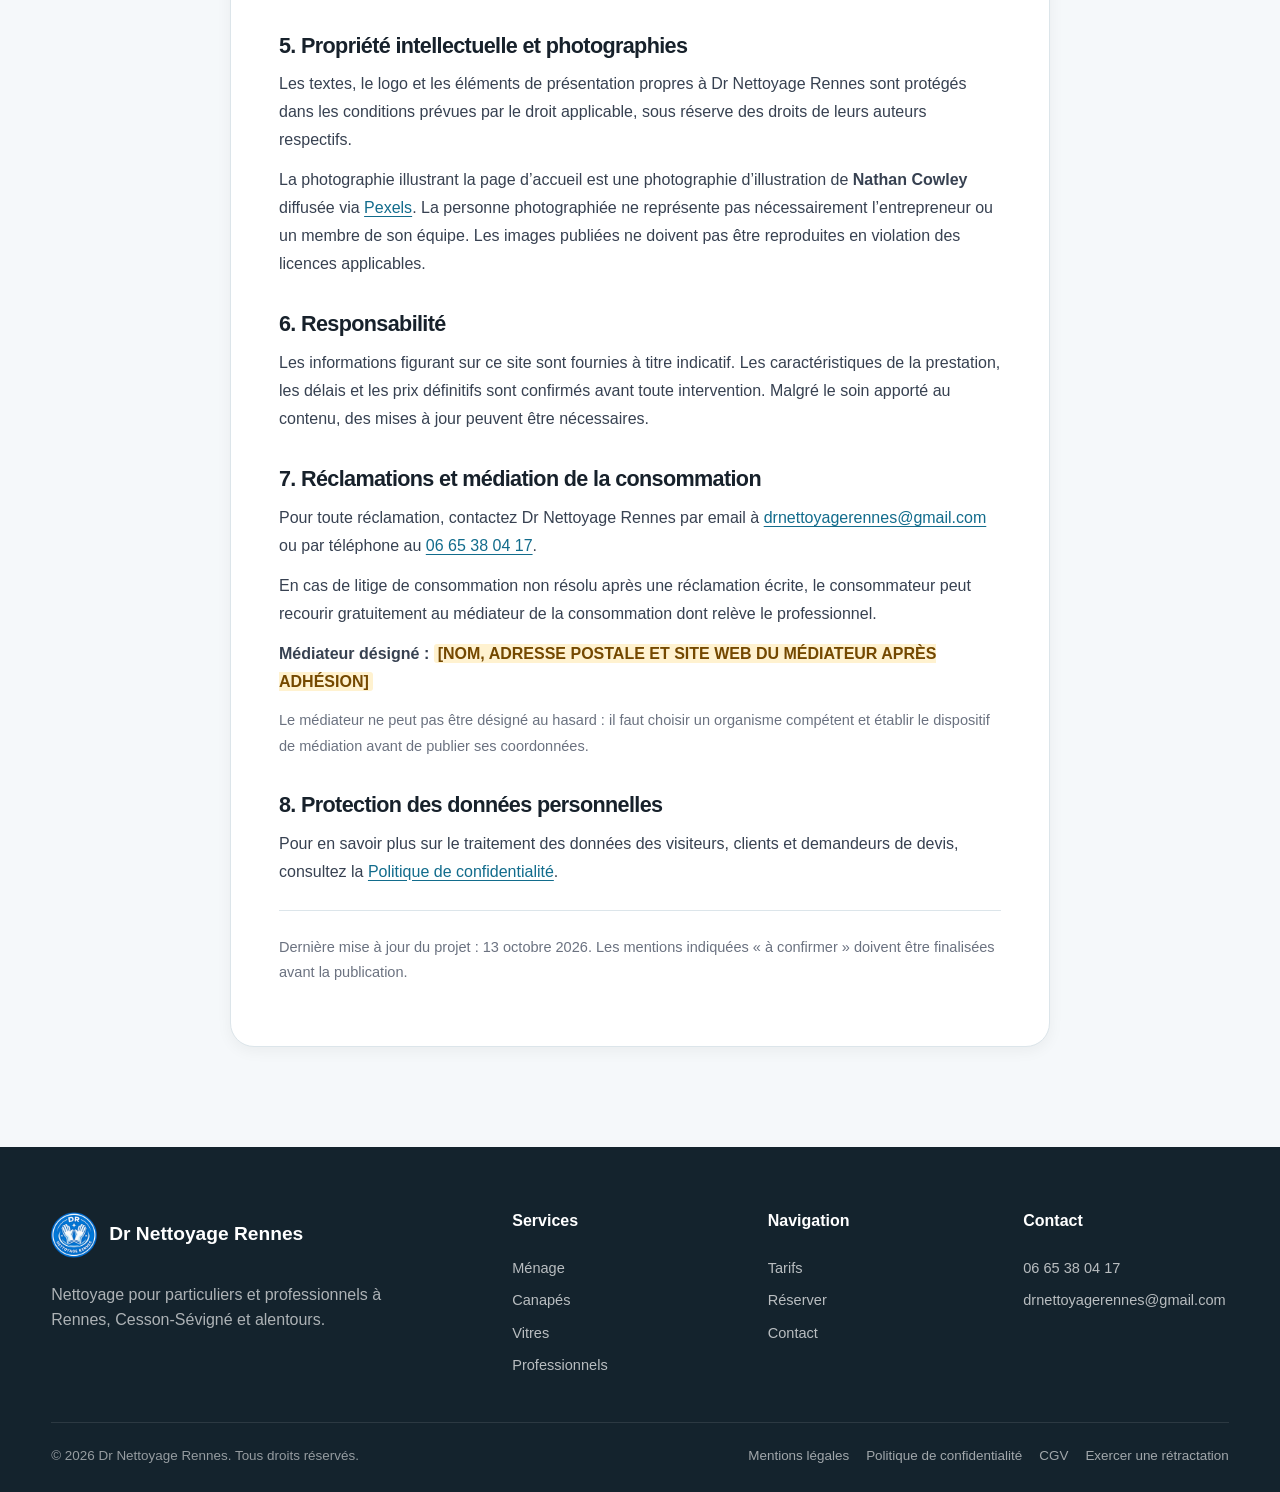
<file: dr-nettoyage-rennes/mentions-legales.html>
<!DOCTYPE html>
<html lang="fr">
<head>
  <meta charset="UTF-8">
  <meta name="viewport" content="width=device-width, initial-scale=1.0">
  <title>Mentions légales | Dr Nettoyage Rennes</title>
  <meta name="description" content="Informations légales de Dr Nettoyage Rennes : éditeur, hébergement, coordonnées, réclamations et médiation.">
  <meta name="robots" content="noindex, nofollow">
  <!-- Retirer noindex uniquement après avoir complété et vérifié les informations légales. -->
  <link rel="icon" type="image/png" sizes="32x32" href="images/favicon-32.png">
  <link rel="apple-touch-icon" sizes="180x180" href="images/apple-touch-icon.png">
  <link rel="stylesheet" href="style.css">
  <script src="script.js" defer></script>
</head>
<body>
<header class="site-header">
  <div class="container header-container">
    <a href="index.html#accueil" class="logo" aria-label="Dr Nettoyage Rennes - Accueil">
      <img src="images/logo-dr-nettoyage.png" alt="" width="48" height="48">
      <span class="brand-name">Dr Nettoyage <strong>Rennes</strong></span>
    </a>
    <button class="mobile-menu-button" id="mobileMenuButton" aria-label="Ouvrir le menu" aria-controls="mainNav" aria-expanded="false">☰</button>
    <nav class="main-nav" id="mainNav" aria-label="Navigation principale">
      <a href="index.html#services">Services</a>
      <a href="index.html#tarifs">Tarifs</a>
      <a href="index.html#reservation">Réserver</a>
      <a href="index.html#contact">Contact</a>
    </nav>
    <a href="index.html#devis" class="button button-small desktop-quote-button">Devis gratuit</a>
  </div>
</header>
<main class="legal-main">
  <div class="container">
    <div class="legal-intro">
      <a class="legal-back" href="index.html#accueil">← Retour à l’accueil</a>
      <p class="eyebrow">Informations légales</p>
      <h1>Mentions légales</h1>
      <p>Dr Nettoyage Rennes — Rennes, Cesson-Sévigné et alentours</p>
    </div>
    <div class="legal-warning" role="note">
      <strong>Document en préparation :</strong> le document comporte encore des champs obligatoires à compléter. Ne le publiez pas en l’état.
    </div>
    <article class="legal-card">

<h2>1. Éditeur du site</h2>
<p>Le site <strong>Dr Nettoyage Rennes</strong> est un projet de site professionnel édité par Francisco Antonio Fiago Mier y Teran, entrepreneur individuel (EI). La modification de l’activité principale vers le nettoyage (dossier J00287764690 ; date d’effet demandée : 2 novembre 2026) reste en attente de validation par CMAR Bretagne au 13 octobre 2026. Le nom commercial <strong>Dr Nettoyage Rennes</strong> doit également être vérifié avant publication.</p>
<p><strong>Entrepreneur individuel :</strong> Francisco Antonio Fiago Mier y Teran (EI)<br>
<strong>Adresse de domiciliation de l’entreprise :</strong> 42 Cours de la Vilaine, 35510 Cesson-Sévigné, France<br>
<strong>SIREN :</strong> 989 499 322<br>
<strong>SIRET (établissement principal) :</strong> 989 499 322 00018<br>
<strong>Immatriculation au RNE :</strong> 22 juillet 2025<br>
<strong>Activité actuellement affichée au RNE (attestation du 13 octobre 2026) :</strong> entraînement sportif / « Personal Fitness Training for Weight loss and Muscle gain », APE 9319Z, nom commercial « Fiago Fitness ».<br>
<strong>Modification de nettoyage déposée :</strong> J00287764690, projet d’APE 8121Z, début demandé au 02/11/2026 ; <span class="legal-placeholder">[VALIDATION CMAR ET RNE À CONFIRMER]</span><br>
<strong>Nom commercial Dr Nettoyage Rennes :</strong> <span class="legal-placeholder">[INSCRIPTION / USAGE À VÉRIFIER]</span><br>
<strong>RCS (si applicable) :</strong> <span class="legal-placeholder">[RÉFÉRENCE RCS OU MENTION NON APPLICABLE, À VÉRIFIER]</span><br>
<strong>TVA intracommunautaire / franchise en base :</strong> <span class="legal-placeholder">[STATUT TVA EXACT À CONFIRMER]</span></p>
<p><strong>Téléphone :</strong> <a href="tel:+33665380417">06 65 38 04 17</a><br>
<strong>Courriel :</strong> <a href="mailto:drnettoyagerennes@gmail.com">drnettoyagerennes@gmail.com</a></p>
<h2>2. Directeur de la publication</h2>
<p>Francisco Antonio Fiago Mier y Teran — Entrepreneur individuel.</p>
<h2>3. Hébergement</h2>
<p><strong>Hébergeur envisagé (à confirmer après publication du site) :</strong> Cloudflare, Inc.<br>
101 Townsend Street, San Francisco, CA 94107, États-Unis.<br>
Téléphone : +1 (650) 319-8930.<br>
Site : <a href="https://www.cloudflare.com/" target="_blank" rel="noopener noreferrer">cloudflare.com</a></p>
<p class="legal-subtle">L’hébergement Cloudflare Pages est prévu pour ce projet ; ces informations devront être confirmées au moment du déploiement définitif.</p>
<h2>4. Activités proposées</h2>
<p>Dr Nettoyage Rennes présente des services de nettoyage pour particuliers et professionnels : entretien ménager, nettoyages ponctuels, nettoyage de vitres et autres prestations sur devis. Les prestations effectivement accessibles dépendent des capacités et des disponibilités du professionnel.</p>
<h2>5. Propriété intellectuelle et photographies</h2>
<p>Les textes, le logo et les éléments de présentation propres à Dr Nettoyage Rennes sont protégés dans les conditions prévues par le droit applicable, sous réserve des droits de leurs auteurs respectifs.</p>
<p>La photographie illustrant la page d’accueil est une photographie d’illustration de <strong>Nathan Cowley</strong> diffusée via <a href="https://www.pexels.com/photo/man-in-blue-crew-neck-shirt-634007/" target="_blank" rel="noopener noreferrer">Pexels</a>. La personne photographiée ne représente pas nécessairement l’entrepreneur ou un membre de son équipe. Les images publiées ne doivent pas être reproduites en violation des licences applicables.</p>
<h2>6. Responsabilité</h2>
<p>Les informations figurant sur ce site sont fournies à titre indicatif. Les caractéristiques de la prestation, les délais et les prix définitifs sont confirmés avant toute intervention. Malgré le soin apporté au contenu, des mises à jour peuvent être nécessaires.</p>
<h2>7. Réclamations et médiation de la consommation</h2>
<p>Pour toute réclamation, contactez Dr Nettoyage Rennes par email à <a href="mailto:drnettoyagerennes@gmail.com">drnettoyagerennes@gmail.com</a> ou par téléphone au <a href="tel:+33665380417">06 65 38 04 17</a>.</p>
<p>En cas de litige de consommation non résolu après une réclamation écrite, le consommateur peut recourir gratuitement au médiateur de la consommation dont relève le professionnel.</p>
<p><strong>Médiateur désigné :</strong> <span class="legal-placeholder">[NOM, ADRESSE POSTALE ET SITE WEB DU MÉDIATEUR APRÈS ADHÉSION]</span></p>
<p class="legal-subtle">Le médiateur ne peut pas être désigné au hasard : il faut choisir un organisme compétent et établir le dispositif de médiation avant de publier ses coordonnées.</p>
<h2>8. Protection des données personnelles</h2>
<p>Pour en savoir plus sur le traitement des données des visiteurs, clients et demandeurs de devis, consultez la <a href="politique-confidentialite.html">Politique de confidentialité</a>.</p>

      <hr>
      <p class="legal-subtle">Dernière mise à jour du projet : 13 octobre 2026. Les mentions indiquées « à confirmer » doivent être finalisées avant la publication.</p>
    </article>
  </div>
</main>
<div class="mobile-action-bar">
  <a href="tel:+33665380417">📞 Appeler</a>
  <a href="index.html#reservation">📅 Réserver</a>
  <a href="index.html#devis">✉️ Devis</a>
</div>
<footer class="site-footer">
  <div class="container footer-container">
    <div>
      <a href="index.html#accueil" class="footer-logo"><img src="images/logo-dr-nettoyage.png" alt="" width="46" height="46"><span>Dr Nettoyage Rennes</span></a>
      <p>Nettoyage pour particuliers et professionnels à Rennes, Cesson-Sévigné et alentours.</p>
    </div>
    <div><h3>Services</h3><a href="index.html#services">Ménage</a><a href="index.html#services">Canapés</a><a href="index.html#services">Vitres</a><a href="index.html#services">Professionnels</a></div>
    <div><h3>Navigation</h3><a href="index.html#tarifs">Tarifs</a><a href="index.html#reservation">Réserver</a><a href="index.html#contact">Contact</a></div>
    <div><h3>Contact</h3><a href="tel:+33665380417">06 65 38 04 17</a><a href="mailto:drnettoyagerennes@gmail.com">drnettoyagerennes@gmail.com</a></div>
  </div>
  <div class="container footer-bottom">
    <p>© <span id="currentYear"></span> Dr Nettoyage Rennes. Tous droits réservés.</p>
    <div><a href="mentions-legales.html">Mentions légales</a><a href="politique-confidentialite.html">Politique de confidentialité</a><a href="conditions-generales-vente.html">CGV</a><a href="retractation.html">Exercer une rétractation</a></div>
  </div>
</footer>
</body>
</html>
</file>
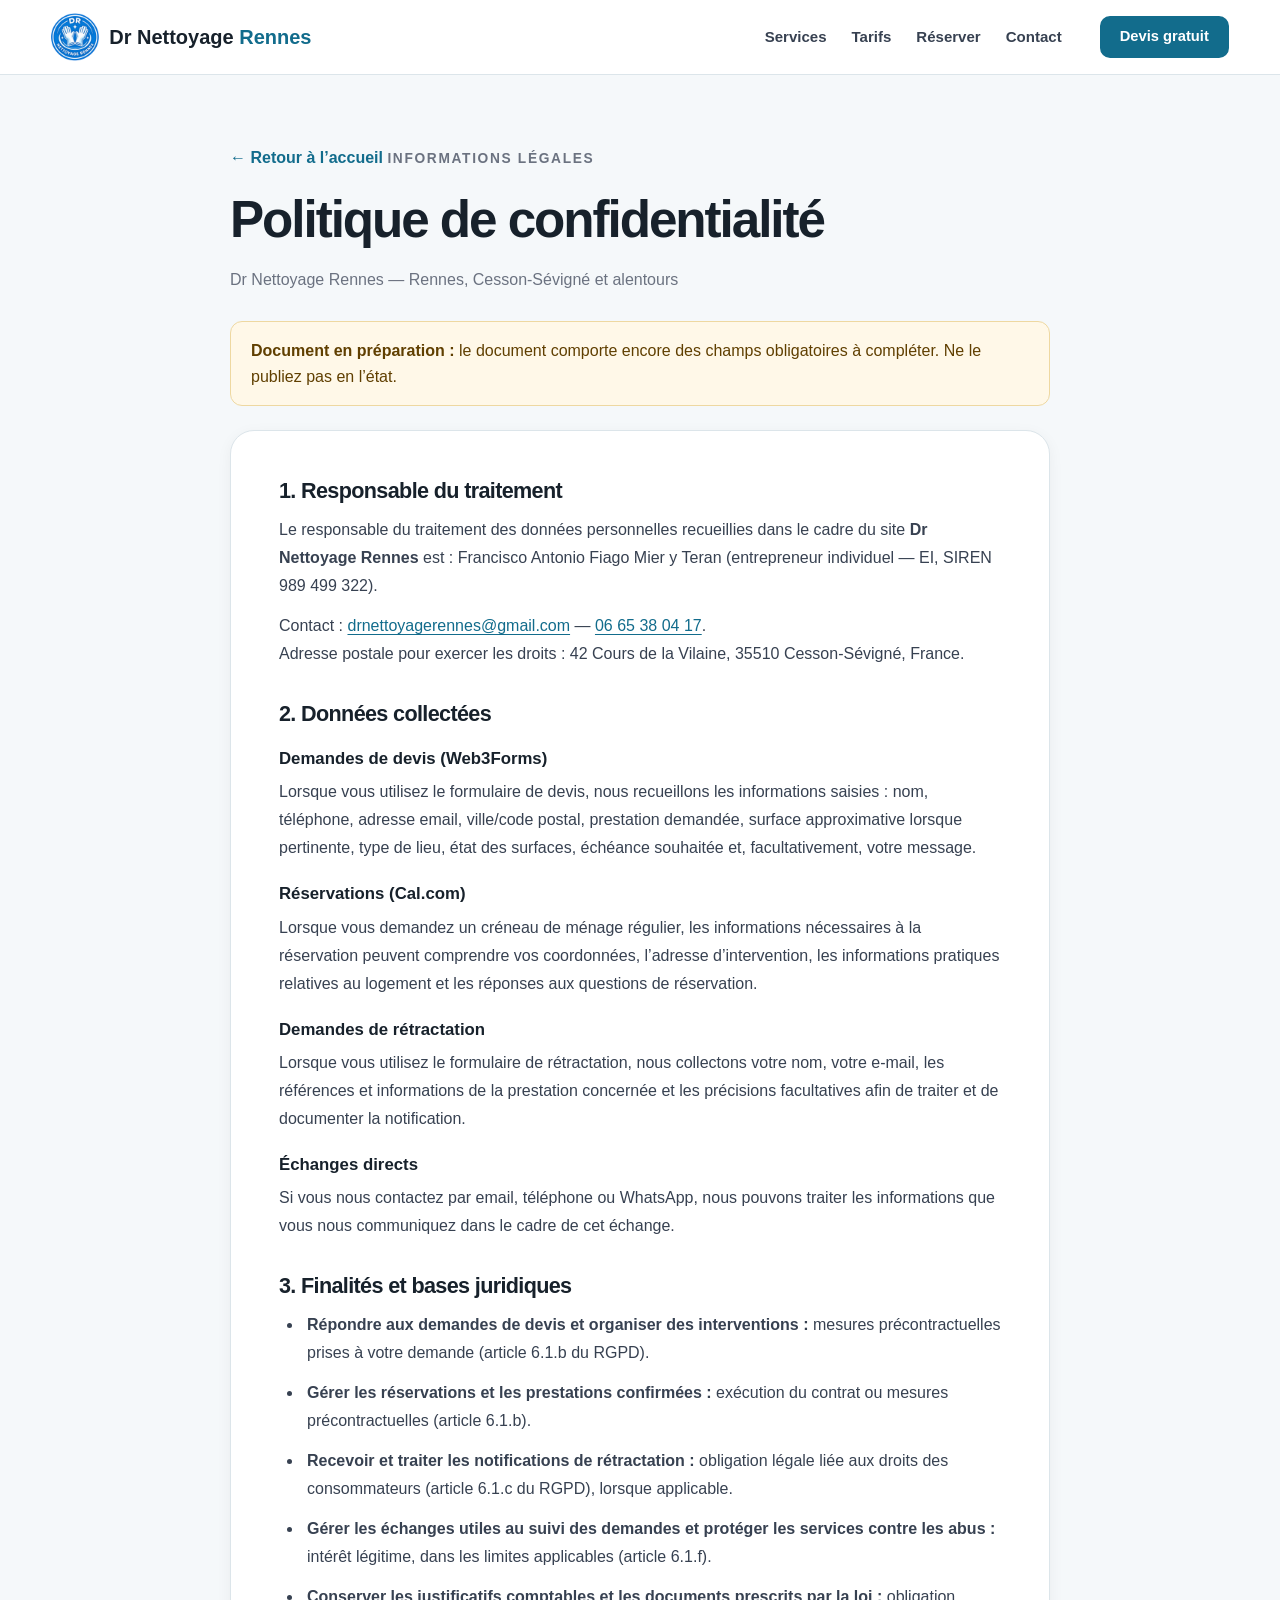
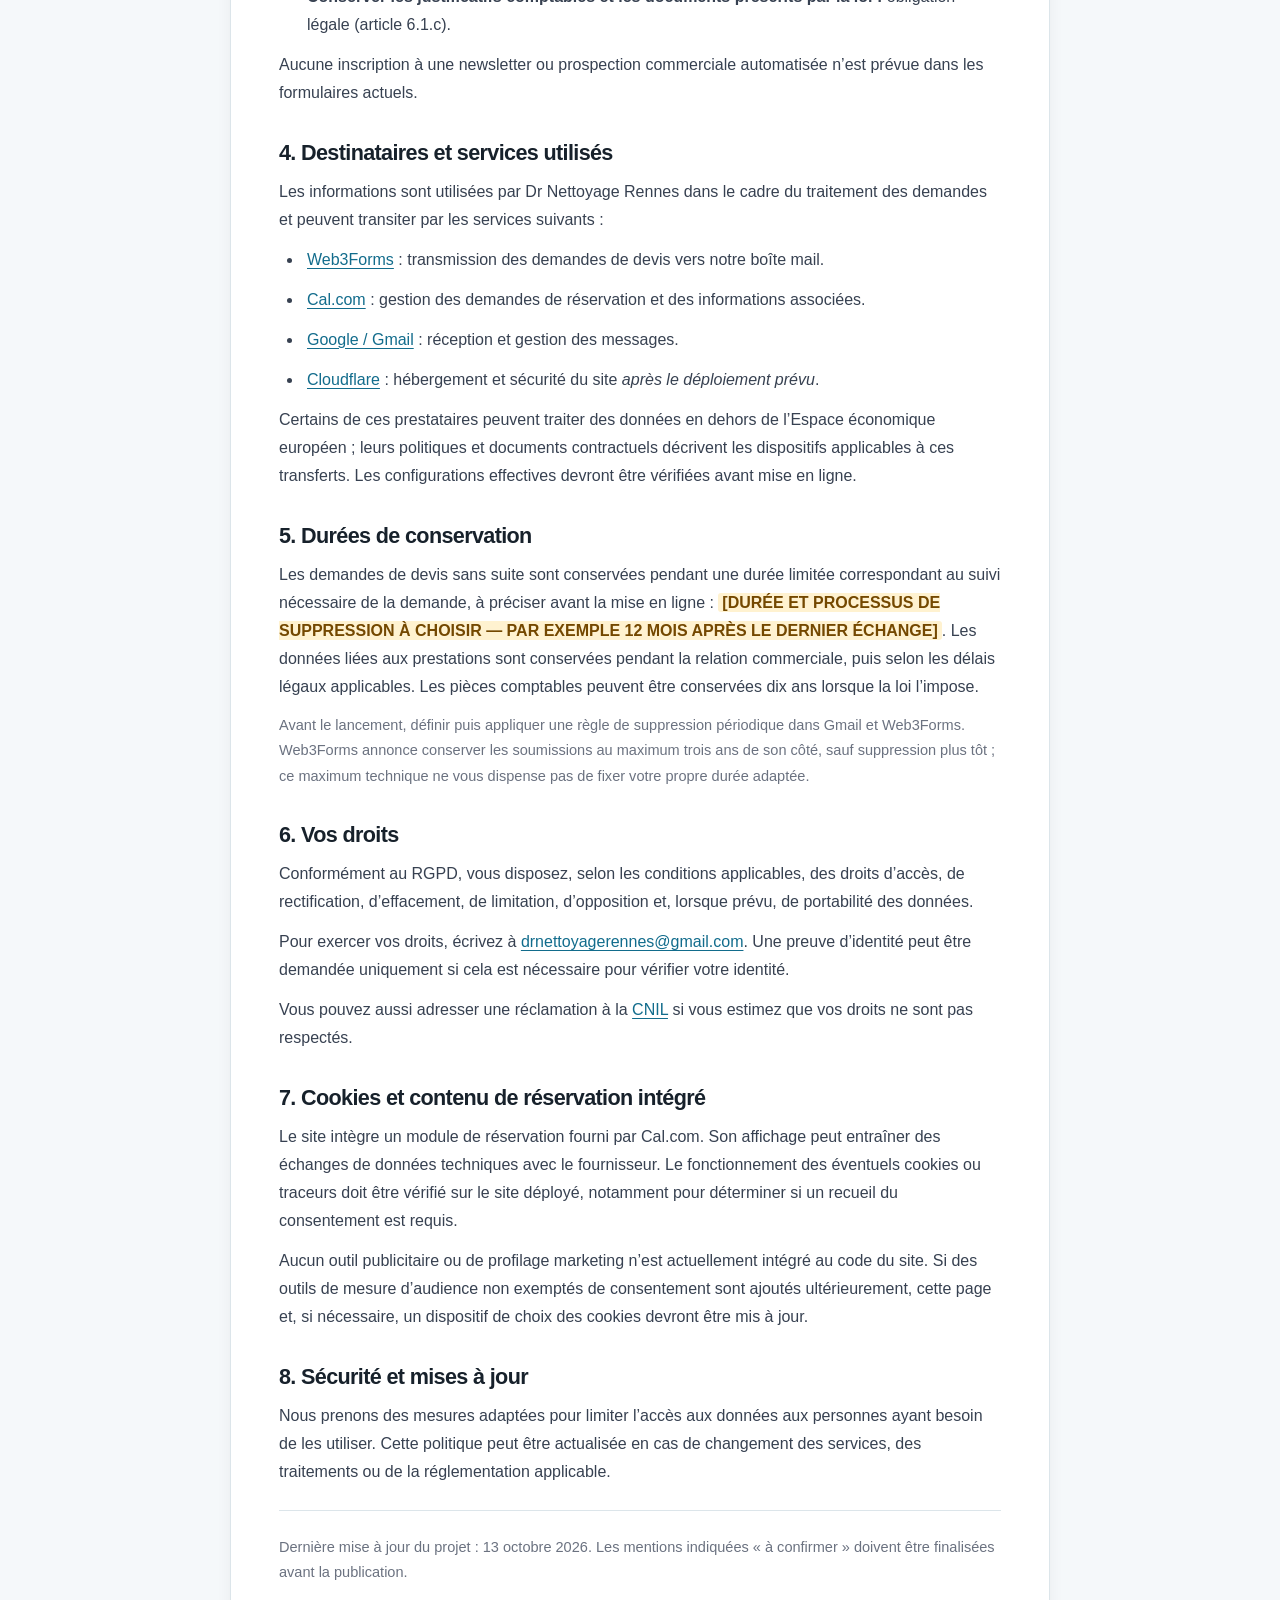
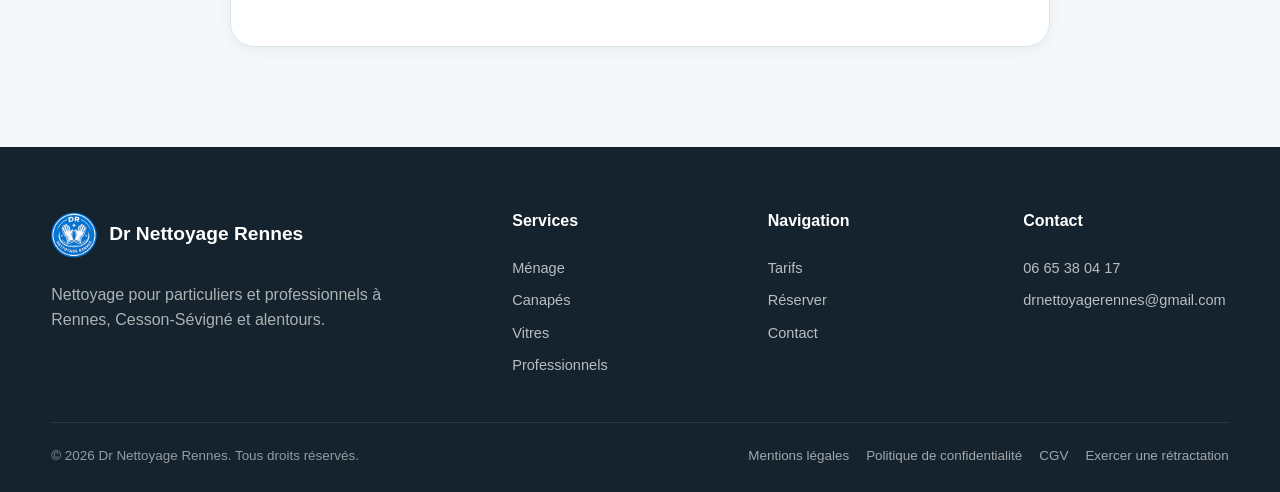
<file: dr-nettoyage-rennes/politique-confidentialite.html>
<!DOCTYPE html>
<html lang="fr">
<head>
  <meta charset="UTF-8">
  <meta name="viewport" content="width=device-width, initial-scale=1.0">
  <title>Politique de confidentialité | Dr Nettoyage Rennes</title>
  <meta name="description" content="Traitement des données personnelles lors des demandes de devis et réservations sur Dr Nettoyage Rennes.">
  <meta name="robots" content="noindex, nofollow">
  <!-- Retirer noindex uniquement après avoir complété et vérifié les informations légales. -->
  <link rel="icon" type="image/png" sizes="32x32" href="images/favicon-32.png">
  <link rel="apple-touch-icon" sizes="180x180" href="images/apple-touch-icon.png">
  <link rel="stylesheet" href="style.css">
  <script src="script.js" defer></script>
</head>
<body>
<header class="site-header">
  <div class="container header-container">
    <a href="index.html#accueil" class="logo" aria-label="Dr Nettoyage Rennes - Accueil">
      <img src="images/logo-dr-nettoyage.png" alt="" width="48" height="48">
      <span class="brand-name">Dr Nettoyage <strong>Rennes</strong></span>
    </a>
    <button class="mobile-menu-button" id="mobileMenuButton" aria-label="Ouvrir le menu" aria-controls="mainNav" aria-expanded="false">☰</button>
    <nav class="main-nav" id="mainNav" aria-label="Navigation principale">
      <a href="index.html#services">Services</a>
      <a href="index.html#tarifs">Tarifs</a>
      <a href="index.html#reservation">Réserver</a>
      <a href="index.html#contact">Contact</a>
    </nav>
    <a href="index.html#devis" class="button button-small desktop-quote-button">Devis gratuit</a>
  </div>
</header>
<main class="legal-main">
  <div class="container">
    <div class="legal-intro">
      <a class="legal-back" href="index.html#accueil">← Retour à l’accueil</a>
      <p class="eyebrow">Informations légales</p>
      <h1>Politique de confidentialité</h1>
      <p>Dr Nettoyage Rennes — Rennes, Cesson-Sévigné et alentours</p>
    </div>
    <div class="legal-warning" role="note">
      <strong>Document en préparation :</strong> le document comporte encore des champs obligatoires à compléter. Ne le publiez pas en l’état.
    </div>
    <article class="legal-card">

<h2>1. Responsable du traitement</h2>
<p>Le responsable du traitement des données personnelles recueillies dans le cadre du site <strong>Dr Nettoyage Rennes</strong> est : Francisco Antonio Fiago Mier y Teran (entrepreneur individuel — EI, SIREN 989 499 322).</p>
<p>Contact : <a href="mailto:drnettoyagerennes@gmail.com">drnettoyagerennes@gmail.com</a> — <a href="tel:+33665380417">06 65 38 04 17</a>.<br>Adresse postale pour exercer les droits : 42 Cours de la Vilaine, 35510 Cesson-Sévigné, France.</p>
<h2>2. Données collectées</h2>
<h3>Demandes de devis (Web3Forms)</h3>
<p>Lorsque vous utilisez le formulaire de devis, nous recueillons les informations saisies : nom, téléphone, adresse email, ville/code postal, prestation demandée, surface approximative lorsque pertinente, type de lieu, état des surfaces, échéance souhaitée et, facultativement, votre message.</p>
<h3>Réservations (Cal.com)</h3>
<p>Lorsque vous demandez un créneau de ménage régulier, les informations nécessaires à la réservation peuvent comprendre vos coordonnées, l’adresse d’intervention, les informations pratiques relatives au logement et les réponses aux questions de réservation.</p>
<h3>Demandes de rétractation</h3>
<p>Lorsque vous utilisez le formulaire de rétractation, nous collectons votre nom, votre e-mail, les références et informations de la prestation concernée et les précisions facultatives afin de traiter et de documenter la notification.</p>
<h3>Échanges directs</h3>
<p>Si vous nous contactez par email, téléphone ou WhatsApp, nous pouvons traiter les informations que vous nous communiquez dans le cadre de cet échange.</p>
<h2>3. Finalités et bases juridiques</h2>
<ul>
<li><strong>Répondre aux demandes de devis et organiser des interventions :</strong> mesures précontractuelles prises à votre demande (article 6.1.b du RGPD).</li>
<li><strong>Gérer les réservations et les prestations confirmées :</strong> exécution du contrat ou mesures précontractuelles (article 6.1.b).</li>
<li><strong>Recevoir et traiter les notifications de rétractation :</strong> obligation légale liée aux droits des consommateurs (article 6.1.c du RGPD), lorsque applicable.</li>
<li><strong>Gérer les échanges utiles au suivi des demandes et protéger les services contre les abus :</strong> intérêt légitime, dans les limites applicables (article 6.1.f).</li>
<li><strong>Conserver les justificatifs comptables et les documents prescrits par la loi :</strong> obligation légale (article 6.1.c).</li>
</ul>
<p>Aucune inscription à une newsletter ou prospection commerciale automatisée n’est prévue dans les formulaires actuels.</p>
<h2>4. Destinataires et services utilisés</h2>
<p>Les informations sont utilisées par Dr Nettoyage Rennes dans le cadre du traitement des demandes et peuvent transiter par les services suivants :</p>
<ul>
<li><a href="https://web3forms.com/privacy" target="_blank" rel="noopener noreferrer">Web3Forms</a> : transmission des demandes de devis vers notre boîte mail.</li>
<li><a href="https://cal.com/privacy" target="_blank" rel="noopener noreferrer">Cal.com</a> : gestion des demandes de réservation et des informations associées.</li>
<li><a href="https://policies.google.com/privacy" target="_blank" rel="noopener noreferrer">Google / Gmail</a> : réception et gestion des messages.</li>
<li><a href="https://www.cloudflare.com/privacypolicy/" target="_blank" rel="noopener noreferrer">Cloudflare</a> : hébergement et sécurité du site <em>après le déploiement prévu</em>.</li>
</ul>
<p>Certains de ces prestataires peuvent traiter des données en dehors de l’Espace économique européen ; leurs politiques et documents contractuels décrivent les dispositifs applicables à ces transferts. Les configurations effectives devront être vérifiées avant mise en ligne.</p>
<h2>5. Durées de conservation</h2>
<p>Les demandes de devis sans suite sont conservées pendant une durée limitée correspondant au suivi nécessaire de la demande, à préciser avant la mise en ligne : <span class="legal-placeholder">[DURÉE ET PROCESSUS DE SUPPRESSION À CHOISIR — PAR EXEMPLE 12 MOIS APRÈS LE DERNIER ÉCHANGE]</span>. Les données liées aux prestations sont conservées pendant la relation commerciale, puis selon les délais légaux applicables. Les pièces comptables peuvent être conservées dix ans lorsque la loi l’impose.</p>
<p class="legal-subtle">Avant le lancement, définir puis appliquer une règle de suppression périodique dans Gmail et Web3Forms. Web3Forms annonce conserver les soumissions au maximum trois ans de son côté, sauf suppression plus tôt ; ce maximum technique ne vous dispense pas de fixer votre propre durée adaptée.</p>
<h2>6. Vos droits</h2>
<p>Conformément au RGPD, vous disposez, selon les conditions applicables, des droits d’accès, de rectification, d’effacement, de limitation, d’opposition et, lorsque prévu, de portabilité des données.</p>
<p>Pour exercer vos droits, écrivez à <a href="mailto:drnettoyagerennes@gmail.com">drnettoyagerennes@gmail.com</a>. Une preuve d’identité peut être demandée uniquement si cela est nécessaire pour vérifier votre identité.</p>
<p>Vous pouvez aussi adresser une réclamation à la <a href="https://www.cnil.fr/fr/plaintes" target="_blank" rel="noopener noreferrer">CNIL</a> si vous estimez que vos droits ne sont pas respectés.</p>
<h2>7. Cookies et contenu de réservation intégré</h2>
<p>Le site intègre un module de réservation fourni par Cal.com. Son affichage peut entraîner des échanges de données techniques avec le fournisseur. Le fonctionnement des éventuels cookies ou traceurs doit être vérifié sur le site déployé, notamment pour déterminer si un recueil du consentement est requis.</p>
<p>Aucun outil publicitaire ou de profilage marketing n’est actuellement intégré au code du site. Si des outils de mesure d’audience non exemptés de consentement sont ajoutés ultérieurement, cette page et, si nécessaire, un dispositif de choix des cookies devront être mis à jour.</p>
<h2>8. Sécurité et mises à jour</h2>
<p>Nous prenons des mesures adaptées pour limiter l’accès aux données aux personnes ayant besoin de les utiliser. Cette politique peut être actualisée en cas de changement des services, des traitements ou de la réglementation applicable.</p>

      <hr>
      <p class="legal-subtle">Dernière mise à jour du projet : 13 octobre 2026. Les mentions indiquées « à confirmer » doivent être finalisées avant la publication.</p>
    </article>
  </div>
</main>
<div class="mobile-action-bar">
  <a href="tel:+33665380417">📞 Appeler</a>
  <a href="index.html#reservation">📅 Réserver</a>
  <a href="index.html#devis">✉️ Devis</a>
</div>
<footer class="site-footer">
  <div class="container footer-container">
    <div>
      <a href="index.html#accueil" class="footer-logo"><img src="images/logo-dr-nettoyage.png" alt="" width="46" height="46"><span>Dr Nettoyage Rennes</span></a>
      <p>Nettoyage pour particuliers et professionnels à Rennes, Cesson-Sévigné et alentours.</p>
    </div>
    <div><h3>Services</h3><a href="index.html#services">Ménage</a><a href="index.html#services">Canapés</a><a href="index.html#services">Vitres</a><a href="index.html#services">Professionnels</a></div>
    <div><h3>Navigation</h3><a href="index.html#tarifs">Tarifs</a><a href="index.html#reservation">Réserver</a><a href="index.html#contact">Contact</a></div>
    <div><h3>Contact</h3><a href="tel:+33665380417">06 65 38 04 17</a><a href="mailto:drnettoyagerennes@gmail.com">drnettoyagerennes@gmail.com</a></div>
  </div>
  <div class="container footer-bottom">
    <p>© <span id="currentYear"></span> Dr Nettoyage Rennes. Tous droits réservés.</p>
    <div><a href="mentions-legales.html">Mentions légales</a><a href="politique-confidentialite.html">Politique de confidentialité</a><a href="conditions-generales-vente.html">CGV</a><a href="retractation.html">Exercer une rétractation</a></div>
  </div>
</footer>
</body>
</html>
</file>
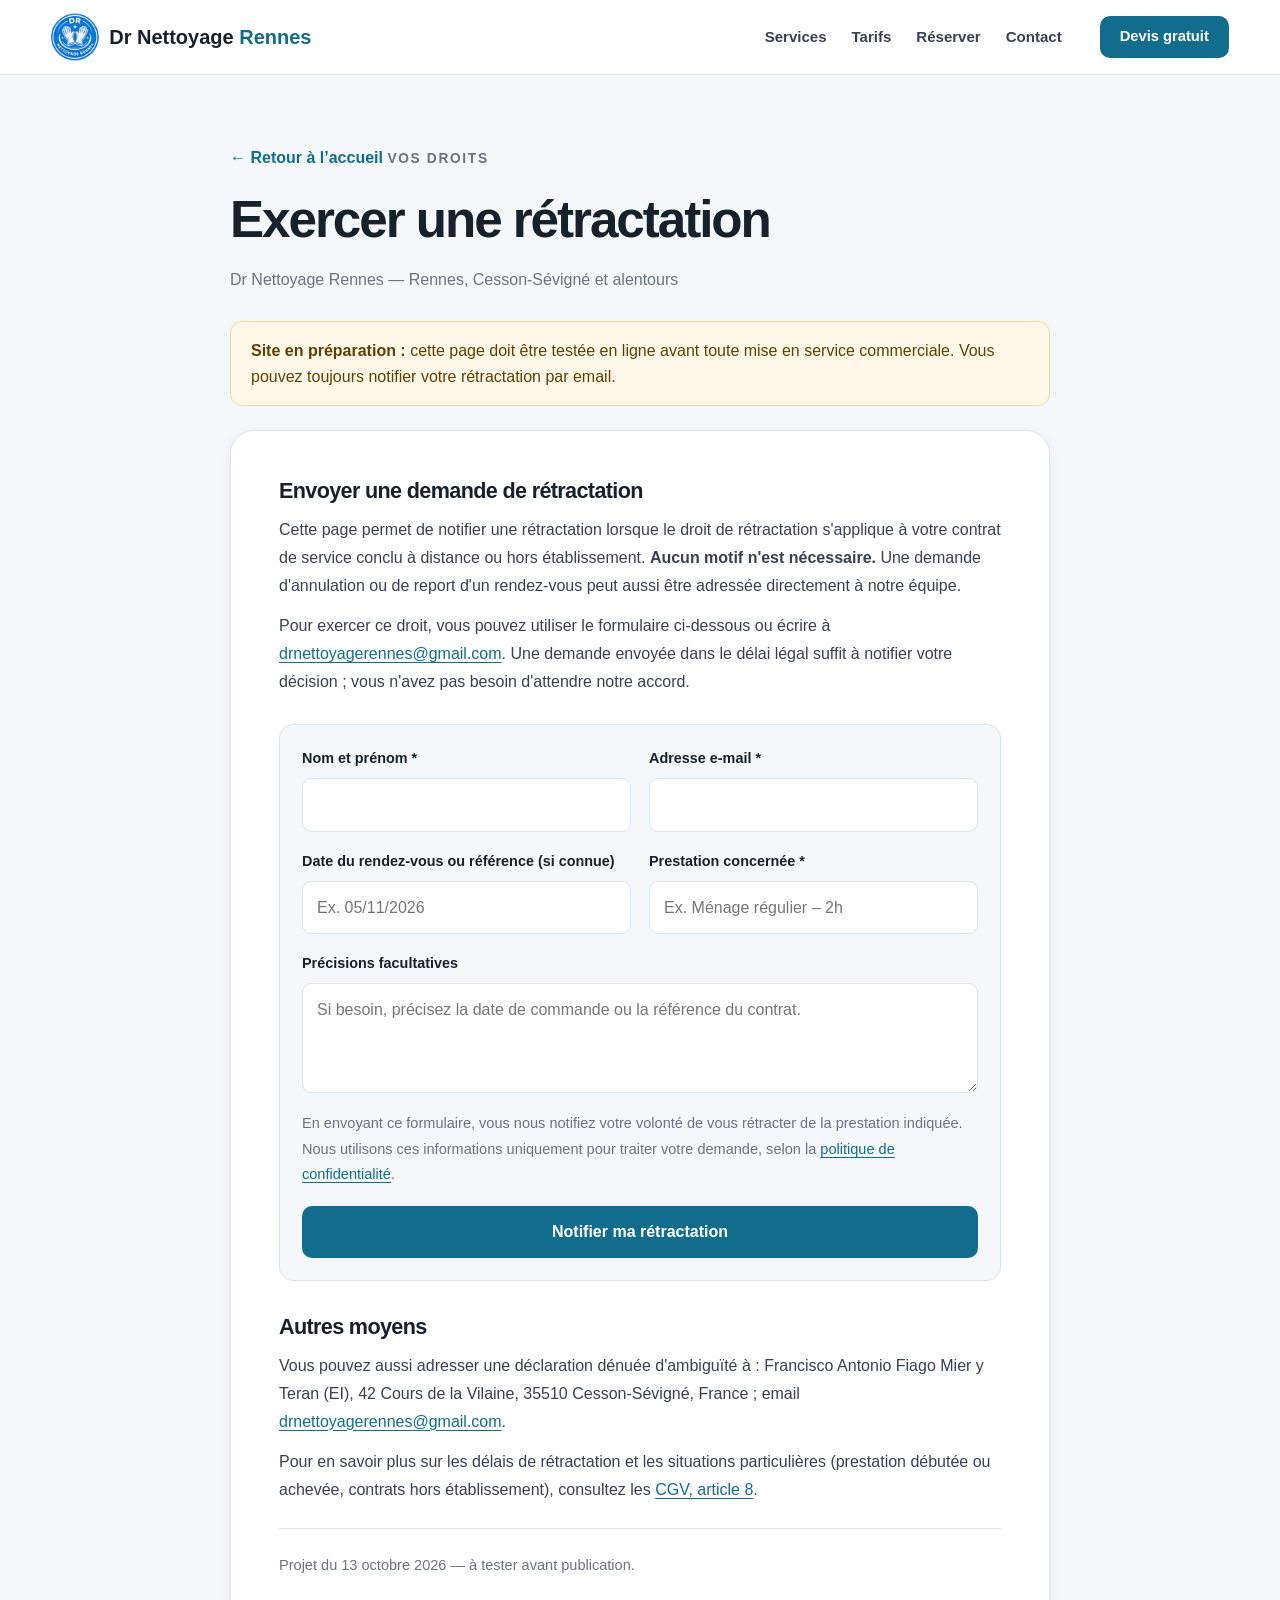
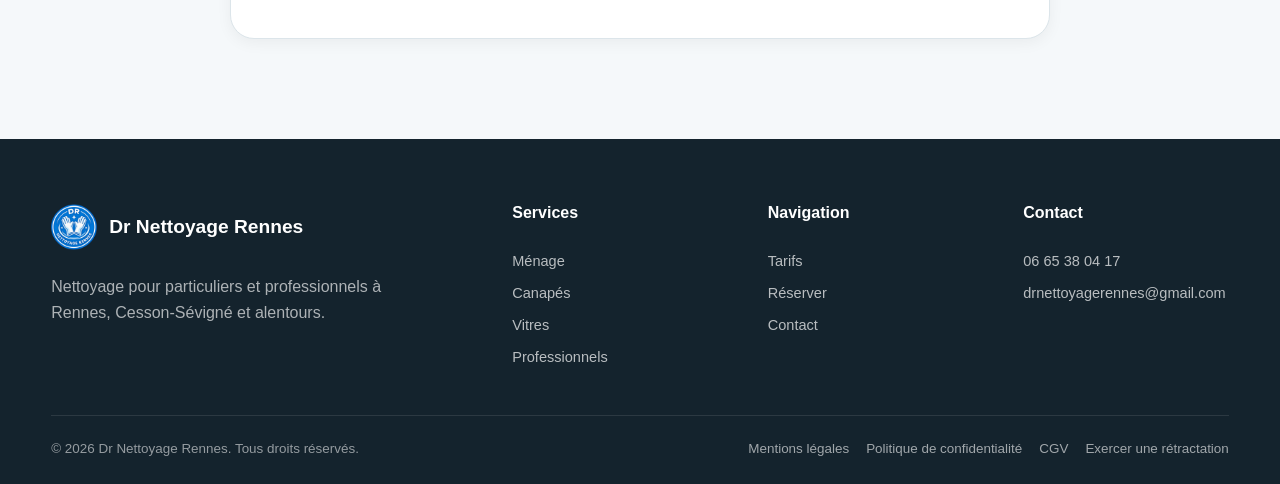
<file: dr-nettoyage-rennes/retractation.html>
<!DOCTYPE html>
<html lang="fr">
<head>
  <meta charset="UTF-8">
  <meta name="viewport" content="width=device-width, initial-scale=1.0">
  <title>Exercer une rétractation | Dr Nettoyage Rennes</title>
  <meta name="description" content="Formulaire en ligne pour notifier une demande de rétractation liée à une prestation Dr Nettoyage Rennes.">
  <meta name="robots" content="noindex, nofollow">
  <!-- Retirer noindex uniquement après avoir complété et vérifié les informations légales. -->
  <link rel="icon" type="image/png" sizes="32x32" href="images/favicon-32.png">
  <link rel="apple-touch-icon" sizes="180x180" href="images/apple-touch-icon.png">
  <link rel="stylesheet" href="style.css">
  <script src="script.js" defer></script>
</head>
<body>
<header class="site-header">
  <div class="container header-container">
    <a href="index.html#accueil" class="logo" aria-label="Dr Nettoyage Rennes - Accueil">
      <img src="images/logo-dr-nettoyage.png" alt="" width="48" height="48">
      <span class="brand-name">Dr Nettoyage <strong>Rennes</strong></span>
    </a>
    <button class="mobile-menu-button" id="mobileMenuButton" aria-label="Ouvrir le menu" aria-controls="mainNav" aria-expanded="false">☰</button>
    <nav class="main-nav" id="mainNav" aria-label="Navigation principale">
      <a href="index.html#services">Services</a>
      <a href="index.html#tarifs">Tarifs</a>
      <a href="index.html#reservation">Réserver</a>
      <a href="index.html#contact">Contact</a>
    </nav>
    <a href="index.html#devis" class="button button-small desktop-quote-button">Devis gratuit</a>
  </div>
</header>
<main class="legal-main">
  <div class="container">
    <div class="legal-intro">
      <a class="legal-back" href="index.html#accueil">← Retour à l’accueil</a>
      <p class="eyebrow">Vos droits</p>
      <h1>Exercer une rétractation</h1>
      <p>Dr Nettoyage Rennes — Rennes, Cesson-Sévigné et alentours</p>
    </div>
    <div class="legal-warning" role="note">
      <strong>Site en préparation :</strong> cette page doit être testée en ligne avant toute mise en service commerciale. Vous pouvez toujours notifier votre rétractation par email.
    </div>
    <article class="legal-card">
<h2>Envoyer une demande de rétractation</h2>
<p>Cette page permet de notifier une rétractation lorsque le droit de rétractation s'applique à votre contrat de service conclu à distance ou hors établissement. <strong>Aucun motif n'est nécessaire.</strong> Une demande d'annulation ou de report d'un rendez-vous peut aussi être adressée directement à notre équipe.</p>
<p>Pour exercer ce droit, vous pouvez utiliser le formulaire ci-dessous ou écrire à <a href="mailto:drnettoyagerennes@gmail.com">drnettoyagerennes@gmail.com</a>. Une demande envoyée dans le délai légal suffit à notifier votre décision ; vous n'avez pas besoin d'attendre notre accord.</p>
<form class="withdrawal-form" id="withdrawalForm" action="https://api.web3forms.com/submit" method="POST">
<input type="hidden" name="access_key" value="e43dedb6-3396-4cd9-873f-17376256246f">
<input type="hidden" name="subject" value="RETRACTATION / RETRACTATION - Dr Nettoyage Rennes">
<input type="hidden" name="from_name" value="Dr Nettoyage Rennes">
<input type="hidden" name="type_de_demande" value="Notification de rétractation">
<div style="display:none" aria-hidden="true"><input type="checkbox" name="botcheck" tabindex="-1" autocomplete="off"></div>
<div class="form-group"><label for="withdrawName">Nom et prénom *</label><input type="text" id="withdrawName" name="nom" autocomplete="name" required></div>
<div class="form-group"><label for="withdrawEmail">Adresse e-mail *</label><input type="email" id="withdrawEmail" name="email" autocomplete="email" required></div>
<div class="form-group"><label for="withdrawBooking">Date du rendez-vous ou référence (si connue)</label><input type="text" id="withdrawBooking" name="reference_reservation" placeholder="Ex. 05/11/2026"></div>
<div class="form-group"><label for="withdrawService">Prestation concernée *</label><input type="text" id="withdrawService" name="prestation" required placeholder="Ex. Ménage régulier – 2h"></div>
<div class="form-group form-group-full"><label for="withdrawMessage">Précisions facultatives</label><textarea id="withdrawMessage" name="precision" rows="3" placeholder="Si besoin, précisez la date de commande ou la référence du contrat."></textarea></div>
<div class="form-group-full"><p class="legal-subtle">En envoyant ce formulaire, vous nous notifiez votre volonté de vous rétracter de la prestation indiquée. Nous utilisons ces informations uniquement pour traiter votre demande, selon la <a href="politique-confidentialite.html">politique de confidentialité</a>.</p></div>
<button class="button form-submit" type="submit">Notifier ma rétractation</button>
<p id="withdrawalFormStatus" class="form-status form-group-full" role="status" aria-live="polite"></p>
</form>
<h2>Autres moyens</h2><p>Vous pouvez aussi adresser une déclaration dénuée d'ambiguïté à : Francisco Antonio Fiago Mier y Teran (EI), 42 Cours de la Vilaine, 35510 Cesson-Sévigné, France ; email <a href="mailto:drnettoyagerennes@gmail.com">drnettoyagerennes@gmail.com</a>.</p>
<p>Pour en savoir plus sur les délais de rétractation et les situations particulières (prestation débutée ou achevée, contrats hors établissement), consultez les <a href="conditions-generales-vente.html">CGV, article 8</a>.</p>
<hr><p class="legal-subtle">Projet du 13 octobre 2026 — à tester avant publication.</p>
    </article>
  </div>
</main>
<div class="mobile-action-bar">
  <a href="tel:+33665380417">📞 Appeler</a>
  <a href="index.html#reservation">📅 Réserver</a>
  <a href="index.html#devis">✉️ Devis</a>
</div>
<footer class="site-footer">
  <div class="container footer-container">
    <div>
      <a href="index.html#accueil" class="footer-logo"><img src="images/logo-dr-nettoyage.png" alt="" width="46" height="46"><span>Dr Nettoyage Rennes</span></a>
      <p>Nettoyage pour particuliers et professionnels à Rennes, Cesson-Sévigné et alentours.</p>
    </div>
    <div><h3>Services</h3><a href="index.html#services">Ménage</a><a href="index.html#services">Canapés</a><a href="index.html#services">Vitres</a><a href="index.html#services">Professionnels</a></div>
    <div><h3>Navigation</h3><a href="index.html#tarifs">Tarifs</a><a href="index.html#reservation">Réserver</a><a href="index.html#contact">Contact</a></div>
    <div><h3>Contact</h3><a href="tel:+33665380417">06 65 38 04 17</a><a href="mailto:drnettoyagerennes@gmail.com">drnettoyagerennes@gmail.com</a></div>
  </div>
  <div class="container footer-bottom">
    <p>© <span id="currentYear"></span> Dr Nettoyage Rennes. Tous droits réservés.</p>
    <div><a href="mentions-legales.html">Mentions légales</a><a href="politique-confidentialite.html">Politique de confidentialité</a><a href="conditions-generales-vente.html">CGV</a><a href="retractation.html">Exercer une rétractation</a></div>
  </div>
</footer>
</body>
</html>
</file>
<file: dr-nettoyage-rennes/style.css>
/* =========================================================
   DR NETTOYAGE RENNES
   MAIN STYLESHEET
========================================================= */


/* =========================
   VARIABLES
========================= */

:root {
    --primary: #126c8c;
    --primary-dark: #0b4f69;
    --primary-light: #eaf6fa;

    --accent: #20a6b5;
    --accent-hover: #168996;

    --dark: #17212b;
    --text: #374151;
    --muted: #6b7280;

    --background: #ffffff;
    --background-alt: #f5f8fa;

    --border: #dce5ea;

    --success: #16835d;

    --white: #ffffff;

    --shadow-sm:
        0 4px 15px rgba(0, 0, 0, 0.05);

    --shadow-md:
        0 10px 35px rgba(0, 0, 0, 0.08);

    --radius:
        14px;

    --radius-large:
        24px;

    --container:
        1180px;
}


/* =========================
   RESET
========================= */

* {
    margin: 0;
    padding: 0;
    box-sizing: border-box;
}

html {
    scroll-behavior: smooth;
}

body {
    font-family:
        -apple-system,
        BlinkMacSystemFont,
        "Segoe UI",
        Roboto,
        Helvetica,
        Arial,
        sans-serif;

    background: var(--background);
    color: var(--text);

    line-height: 1.6;

    -webkit-font-smoothing: antialiased;
}

img {
    max-width: 100%;
    display: block;
}

a {
    color: inherit;
    text-decoration: none;
}

button,
input,
textarea,
select {
    font: inherit;
}

button {
    cursor: pointer;
}

ul {
    list-style: none;
}


/* =========================
   GLOBAL LAYOUT
========================= */

.container {
    width: min(92%, var(--container));
    margin-inline: auto;
}

.section {
    padding: 90px 0;
}

.section-alt {
    background: var(--background-alt);
}

section {
    scroll-margin-top: 90px;
}


/* =========================
   TYPOGRAPHY
========================= */

h1,
h2,
h3 {
    color: var(--dark);
    line-height: 1.15;
}

h1 {
    font-size: clamp(2.6rem, 6vw, 4.8rem);
    letter-spacing: -0.04em;
}

h2 {
    font-size: clamp(2rem, 4vw, 3rem);
    letter-spacing: -0.03em;
}

h3 {
    font-size: 1.2rem;
}

p {
    color: var(--text);
}

.eyebrow {
    display: inline-block;

    color: var(--primary);

    font-size: 0.86rem;
    font-weight: 800;

    text-transform: uppercase;

    letter-spacing: 0.12em;

    margin-bottom: 14px;
}

.small-text {
    font-size: 0.9rem;
    color: var(--muted);
}

.section-heading {
    max-width: 680px;
    margin-bottom: 45px;
}

.section-heading h2 {
    margin-bottom: 16px;
}

.section-heading > p:last-child {
    color: var(--muted);
    font-size: 1.05rem;
}


/* =========================
   BUTTONS
========================= */

.button {
    display: inline-flex;

    align-items: center;
    justify-content: center;

    min-height: 52px;

    padding: 0 24px;

    border-radius: 10px;

    background: var(--primary);
    color: var(--white);

    font-weight: 750;

    border: 2px solid var(--primary);

    transition:
        background 0.2s ease,
        color 0.2s ease,
        transform 0.2s ease,
        border-color 0.2s ease;
}

.button:hover {
    background: var(--primary-dark);
    border-color: var(--primary-dark);

    transform: translateY(-2px);
}

.button-secondary {
    background: transparent;
    color: var(--primary);
}

.button-secondary:hover {
    background: var(--primary-light);
    color: var(--primary-dark);
}

.button-small {
    min-height: 42px;
    padding: 0 18px;

    font-size: 0.92rem;
}


/* =========================
   HEADER
========================= */

.site-header {
    position: sticky;
    top: 0;
    z-index: 1000;

    background:
        rgba(255, 255, 255, 0.95);

    backdrop-filter: blur(10px);

    border-bottom:
        1px solid var(--border);
}

.header-container {
    min-height: 74px;

    display: flex;
    align-items: center;

    gap: 28px;
}

.logo {
    display: inline-flex;
    align-items: center;
    gap: 10px;

    font-size: 1.25rem;
    font-weight: 850;
    color: var(--dark);
    white-space: nowrap;
    flex-shrink: 0;
}

.logo img {
    width: 48px;
    height: 48px;
    object-fit: contain;
    flex-shrink: 0;
}

.logo .brand-name strong {
    color: var(--primary);
}

.main-nav {
    display: flex;
    align-items: center;

    gap: 25px;

    margin-left: auto;
}

.main-nav a {
    font-size: 0.94rem;
    font-weight: 650;

    color: var(--text);

    transition: color 0.2s ease;
}

.main-nav a:hover {
    color: var(--primary);
}

.desktop-quote-button {
    margin-left: 10px;
}

.mobile-menu-button {
    display: none;

    border: 0;
    background: transparent;

    color: var(--dark);

    font-size: 1.7rem;

    margin-left: auto;
}


/* =========================
   HERO
========================= */

.hero {
    padding:
        95px 0
        100px;

    background:
        linear-gradient(
            135deg,
            #ffffff 0%,
            #f3fafc 55%,
            #e4f4f7 100%
        );
}

.hero-container {
    display: grid;

    grid-template-columns:
        1.08fr 0.92fr;

    gap: 70px;

    align-items: center;
}

.hero-content {
    max-width: 670px;
}

.hero-content h1 {
    margin-bottom: 24px;
}

.hero-text {
    max-width: 620px;

    font-size: 1.15rem;

    color: var(--muted);

    margin-bottom: 32px;
}

.hero-buttons {
    display: flex;

    gap: 14px;

    flex-wrap: wrap;

    margin-bottom: 30px;
}

.hero-trust {
    display: flex;

    flex-wrap: wrap;

    gap: 18px;

    color: var(--muted);

    font-size: 0.92rem;
    font-weight: 650;
}

.hero-trust span {
    display: flex;
    align-items: center;
}

.hero-image-placeholder {
    min-height: 490px;

    border-radius: var(--radius-large);

    background:
        linear-gradient(
            140deg,
            var(--primary-dark),
            var(--primary),
            var(--accent)
        );

    display: flex;
    align-items: center;
    justify-content: center;

    padding: 40px;

    box-shadow: var(--shadow-md);

    overflow: hidden;
}

.hero-image-placeholder p {
    color: rgba(255, 255, 255, 0.8);

    font-size: 1.1rem;
    font-weight: 700;

    text-align: center;
}


/* Real hero photograph — crops automatically on desktop and mobile. */
.hero-image-placeholder {
    position: relative;
    padding: 0;
}

.hero-image-placeholder img {
    position: absolute;
    inset: 0;
    display: block;
    width: 100%;
    height: 100%;
    object-fit: cover;
    object-position: 62% center;
}

/* =========================
   SERVICES
========================= */

.services-grid {
    display: grid;

    grid-template-columns:
        repeat(3, 1fr);

    gap: 22px;
}

.service-card {
    padding: 30px;

    border:
        1px solid var(--border);

    border-radius: var(--radius);

    background: var(--white);

    box-shadow: var(--shadow-sm);

    transition:
        transform 0.2s ease,
        box-shadow 0.2s ease,
        border-color 0.2s ease;
}

.service-card:hover {
    transform: translateY(-5px);

    border-color:
        rgba(18, 108, 140, 0.3);

    box-shadow: var(--shadow-md);
}

.service-icon {
    width: 54px;
    height: 54px;

    display: flex;
    align-items: center;
    justify-content: center;

    background: var(--primary-light);

    border-radius: 12px;

    font-size: 1.6rem;

    margin-bottom: 22px;
}

.service-card h3 {
    margin-bottom: 17px;
}

.service-card li {
    position: relative;

    padding-left: 18px;

    margin-bottom: 8px;

    color: var(--muted);
}

.service-card li::before {
    content: "";

    width: 6px;
    height: 6px;

    border-radius: 50%;

    background: var(--accent);

    position: absolute;

    left: 0;
    top: 9px;
}


/* =========================
   BOOKING
========================= */

.booking-box {
    /* Let the Cal.com embed set the card height instead of leaving a large blank area. */
    min-height: 0;
    border: 1px solid var(--border);
    border-radius: var(--radius-large);
    background: var(--white);
    padding: 12px;
    box-shadow: var(--shadow-sm);
    overflow: hidden;
}



/* =========================
   PRICES
========================= */

.pricing-grid {
    display: grid;

    grid-template-columns:
        repeat(3, 1fr);

    gap: 22px;
}

.price-card {
    padding: 30px;

    background: var(--white);

    border:
        1px solid var(--border);

    border-radius: var(--radius);

    box-shadow: var(--shadow-sm);
}

.price-card h3 {
    margin-bottom: 25px;
}

.price {
    color: var(--primary);

    font-size: 2.2rem;

    font-weight: 850;

    line-height: 1;

    margin-bottom: 14px;
}

.price span {
    font-size: 1rem;

    color: var(--muted);

    font-weight: 600;
}

.price-text {
    font-size: 1.7rem;
}

.price-card p:not(.price) {
    font-size: 0.94rem;
    color: var(--muted);

    margin-top: 5px;
}

.pricing-note {
    margin-top: 25px;

    padding: 18px 22px;

    background: var(--primary-light);

    border-radius: 10px;

    border-left:
        4px solid var(--primary);
}


/* =========================
   RESULTS
========================= */

.results-grid {
    display: grid;

    grid-template-columns:
        repeat(3, 1fr);

    gap: 24px;
}

.result-card {
    background: var(--white);

    border-radius: var(--radius);

    overflow: hidden;

    box-shadow: var(--shadow-sm);
}

.result-image-placeholder {
    height: 260px;

    background:
        linear-gradient(
            135deg,
            #d8edf2,
            #eff7f9
        );

    display: flex;

    align-items: center;
    justify-content: center;

    text-align: center;

    padding: 30px;

    color: var(--primary-dark);

    font-weight: 750;
}

.result-card h3 {
    padding: 20px 22px;
}


/* =========================
   ADVANTAGES
========================= */

.advantages-grid {
    display: grid;

    grid-template-columns:
        repeat(4, 1fr);

    gap: 22px;
}

.advantage {
    padding: 26px;

    border-radius: var(--radius);

    background: var(--background-alt);
}

.advantage > span {
    width: 38px;
    height: 38px;

    border-radius: 50%;

    background: #daf4e9;
    color: var(--success);

    display: flex;

    align-items: center;
    justify-content: center;

    font-weight: 900;

    margin-bottom: 18px;
}

.advantage h3 {
    margin-bottom: 10px;
}

.advantage p {
    font-size: 0.94rem;
    color: var(--muted);
}


/* =========================
   STEPS
========================= */

.steps-grid {
    display: grid;

    grid-template-columns:
        repeat(4, 1fr);

    gap: 22px;
}

.step {
    position: relative;

    padding: 28px;

    background: var(--white);

    border-radius: var(--radius);

    border:
        1px solid var(--border);
}

.step > span {
    width: 42px;
    height: 42px;

    display: flex;
    align-items: center;
    justify-content: center;

    border-radius: 50%;

    background: var(--primary);
    color: var(--white);

    font-weight: 850;

    margin-bottom: 20px;
}

.step h3 {
    margin-bottom: 12px;
}

.step p {
    color: var(--muted);

    font-size: 0.94rem;
}


/* =========================
   TESTIMONIALS
========================= */

.testimonials-grid {
    display: grid;

    grid-template-columns:
        repeat(3, 1fr);

    gap: 22px;
}

.testimonial-card {
    padding: 30px;

    background: var(--white);

    border:
        1px solid var(--border);

    border-radius: var(--radius);

    box-shadow: var(--shadow-sm);
}

.stars {
    color: #f5a623;

    letter-spacing: 2px;

    margin-bottom: 18px;
}

.testimonial-card p {
    color: var(--text);

    font-size: 1rem;

    margin-bottom: 20px;
}

.testimonial-card strong {
    font-size: 0.92rem;
    color: var(--dark);
}


/* =========================
   SERVICE AREA
========================= */

.service-area {
    max-width: 850px;
}

.service-area h2 {
    margin-bottom: 20px;
}

.service-area > div > p {
    margin-bottom: 20px;
}

.city-list {
    display: flex;

    gap: 10px;

    flex-wrap: wrap;

    margin:
        25px 0;
}

.city-list span {
    padding:
        9px 15px;

    border-radius: 999px;

    background: var(--white);

    border:
        1px solid var(--border);

    color: var(--primary-dark);

    font-weight: 650;

    font-size: 0.9rem;
}


/* =========================
   FAQ
========================= */

.faq-container {
    max-width: 850px;
}

.faq-item {
    border-bottom:
        1px solid var(--border);
}

.faq-item:first-of-type {
    border-top:
        1px solid var(--border);
}

.faq-item summary {
    position: relative;

    cursor: pointer;

    list-style: none;

    padding:
        22px 40px 22px 0;

    color: var(--dark);

    font-weight: 750;
}

.faq-item summary::-webkit-details-marker {
    display: none;
}

.faq-item summary::after {
    content: "+";

    position: absolute;

    right: 5px;
    top: 50%;

    transform: translateY(-50%);

    font-size: 1.5rem;

    color: var(--primary);
}

.faq-item[open] summary::after {
    content: "−";
}

.faq-item p {
    padding:
        0 0 24px;

    max-width: 720px;

    color: var(--muted);
}


/* =========================
   QUOTE FORM
========================= */

.quote-container {
    display: grid;

    grid-template-columns:
        0.85fr 1.15fr;

    gap: 70px;

    align-items: start;
}

.quote-info {
    position: sticky;
    top: 110px;
}

.quote-info h2 {
    margin-bottom: 20px;
}

.quote-info p {
    color: var(--muted);

    margin-bottom: 15px;
}

.quote-form {
    display: grid;

    grid-template-columns:
        repeat(2, 1fr);

    gap: 20px;

    padding: 32px;

    background: var(--white);

    border-radius: var(--radius-large);

    box-shadow: var(--shadow-md);
}

.form-group {
    display: flex;
    flex-direction: column;

    gap: 8px;
}

.form-group-full {
    grid-column: 1 / -1;
}

.form-group label {
    color: var(--dark);

    font-size: 0.9rem;
    font-weight: 700;
}

.form-group input,
.form-group select,
.form-group textarea {
    width: 100%;

    border:
        1px solid var(--border);

    border-radius: 9px;

    background: var(--white);

    padding: 13px 14px;

    color: var(--dark);

    outline: none;

    transition:
        border-color 0.2s ease,
        box-shadow 0.2s ease;
}

/* Give select menus the same professional appearance as the text fields. */
.form-group select {
    -webkit-appearance: none;
    appearance: none;
    min-height: 50px;
    padding-right: 42px;
    cursor: pointer;
    background-image: url("data:image/svg+xml,%3Csvg xmlns='http://www.w3.org/2000/svg' width='18' height='18' fill='none' stroke='%236b7280' stroke-width='2' stroke-linecap='round' stroke-linejoin='round'%3E%3Cpath d='m4 7 5 5 5-5'/%3E%3C/svg%3E");
    background-repeat: no-repeat;
    background-position: right 14px center;
    background-size: 18px;
}

.form-group textarea {
    resize: vertical;

    min-height: 110px;
}

.form-group input:focus,
.form-group select:focus,
.form-group textarea:focus {
    border-color: var(--primary);

    box-shadow:
        0 0 0 3px
        rgba(18, 108, 140, 0.1);
}

.form-submit {
    grid-column: 1 / -1;

    justify-self: start;

    border: none;
}

.form-submit:disabled {
    opacity: 0.65;
    cursor: wait;
}

/* Feedback displayed under the quote form after submission. */
.form-status {
    grid-column: 1 / -1;
    padding: 12px 14px;
    border-radius: 9px;
    font-size: 0.94rem;
    background: var(--primary-light);
    color: var(--primary-dark);
}

.form-status:empty {
    display: none;
}

.form-status--success {
    background: #e7f6ee;
    color: #11643f;
}

.form-status--error {
    background: #fff0f0;
    color: #a12f2f;
}

.quote-privacy-note {
    font-size: 0.82rem;
    color: var(--muted);
}


/* =========================
   CONTACT
========================= */

.contact-grid {
    display: grid;

    grid-template-columns:
        repeat(3, 1fr);

    gap: 22px;
}

.contact-card {
    padding: 30px;

    border:
        1px solid var(--border);

    border-radius: var(--radius);

    background: var(--white);

    transition:
        transform 0.2s ease,
        box-shadow 0.2s ease,
        border-color 0.2s ease;
}

.contact-card:hover {
    transform: translateY(-4px);

    border-color:
        rgba(18, 108, 140, 0.35);

    box-shadow: var(--shadow-md);
}

.contact-card > span {
    display: block;

    font-size: 1.7rem;

    margin-bottom: 16px;
}

.contact-card h3 {
    margin-bottom: 8px;
}

.contact-card p {
    color: var(--muted);

    overflow-wrap: anywhere;
}


/* =========================
   FOOTER
========================= */

.site-footer {
    background: #14232d;

    color:
        rgba(255, 255, 255, 0.75);

    padding:
        65px 0 25px;
}

.footer-container {
    display: grid;

    grid-template-columns:
        2fr repeat(3, 1fr);

    gap: 50px;

    padding-bottom: 45px;
}

.footer-logo {
    display: inline-flex;
    align-items: center;
    gap: 12px;

    color: var(--white);
    font-size: 1.2rem;
    font-weight: 850;
    margin-bottom: 15px;
}

.footer-logo img {
    width: 46px;
    height: 46px;
    object-fit: contain;
    flex-shrink: 0;
}

.footer-container p {
    max-width: 330px;

    color:
        rgba(255, 255, 255, 0.65);
}

.footer-container h3 {
    color: var(--white);

    font-size: 1rem;

    margin-bottom: 18px;
}

.footer-container > div {
    display: flex;
    flex-direction: column;

    align-items: flex-start;

    gap: 9px;
}

.footer-container a {
    color:
        rgba(255, 255, 255, 0.7);

    font-size: 0.91rem;

    transition: color 0.2s ease;
}

.footer-container a:hover {
    color: var(--white);
}

/* Keep the business logo/wordmark prominent in the footer. */
.footer-container a.footer-logo {
    color: var(--white);
    font-size: 1.2rem;
}

.footer-bottom {
    display: flex;

    justify-content: space-between;

    gap: 25px;

    padding-top: 22px;

    border-top:
        1px solid
        rgba(255, 255, 255, 0.1);

    font-size: 0.84rem;
}

.footer-bottom p {
    color:
        rgba(255, 255, 255, 0.55);
}

.footer-bottom > div {
    display: flex;

    gap: 20px;
}

.footer-bottom a {
    color:
        rgba(255, 255, 255, 0.6);
}


/* =========================
   MOBILE ACTION BAR
========================= */

.mobile-action-bar {
    display: none;
}


/* =========================
   TABLET
========================= */

@media (max-width: 1000px) {

    .main-nav {
        gap: 16px;
    }

    .main-nav a {
        font-size: 0.86rem;
    }

    .desktop-quote-button {
        display: none;
    }

    .hero-container {
        gap: 45px;
    }

    .services-grid,
    .pricing-grid,
    .results-grid,
    .testimonials-grid {
        grid-template-columns:
            repeat(2, 1fr);
    }

    .advantages-grid,
    .steps-grid {
        grid-template-columns:
            repeat(2, 1fr);
    }

    .footer-container {
        grid-template-columns:
            repeat(2, 1fr);
    }

}


/* =========================
   MOBILE
========================= */

@media (max-width: 760px) {

    body {
        padding-bottom: 65px;
    }

    .section {
        padding:
            65px 0;
    }


    /* Header */

    .header-container {
        min-height: 66px;
    }

    .logo {
        font-size: 0.98rem;
        gap: 8px;
    }

    .logo img {
        width: 38px;
        height: 38px;
    }

    .mobile-menu-button {
        display: block;
    }

    .main-nav {
        display: none;

        position: absolute;

        top: 66px;
        left: 0;
        right: 0;

        background: var(--white);

        flex-direction: column;

        align-items: stretch;

        padding:
            15px 4% 25px;

        border-bottom:
            1px solid var(--border);

        box-shadow: var(--shadow-sm);
    }

    .main-nav.open {
        display: flex;
    }

    .main-nav a {
        padding:
            11px 5px;

        font-size: 1rem;
    }


    /* Hero */

    .hero {
        padding:
            65px 0 70px;
    }

    .hero-container {
        grid-template-columns: 1fr;

        gap: 45px;
    }

    .hero-text {
        font-size: 1.05rem;
    }

    .hero-buttons {
        flex-direction: column;
    }

    .hero-buttons .button {
        width: 100%;
    }

    .hero-trust {
        flex-direction: column;

        gap: 10px;
    }

    .hero-image-placeholder {
        min-height: 320px;
    }


    /* Grids */

    .services-grid,
    .pricing-grid,
    .results-grid,
    .advantages-grid,
    .steps-grid,
    .testimonials-grid,
    .contact-grid {
        grid-template-columns: 1fr;
    }


    /* Quote */

    .quote-container {
        grid-template-columns: 1fr;

        gap: 35px;
    }

    .quote-info {
        position: static;
    }

    .quote-form {
        grid-template-columns: 1fr;

        padding: 24px;
    }

    .form-group-full,
    .form-submit {
        grid-column: auto;
    }

    .form-submit {
        width: 100%;
    }


    /* Footer */

    .footer-container {
        grid-template-columns: 1fr;

        gap: 35px;
    }

    .footer-bottom {
        flex-direction: column;
    }

    .footer-bottom > div {
        flex-direction: column;

        gap: 8px;
    }


    /* Mobile bottom navigation */

    .mobile-action-bar {
        position: fixed;

        z-index: 1500;

        left: 0;
        right: 0;
        bottom: 0;

        min-height: 62px;

        display: grid;

        grid-template-columns:
            repeat(3, 1fr);

        background: var(--white);

        border-top:
            1px solid var(--border);

        box-shadow:
            0 -4px 20px
            rgba(0, 0, 0, 0.08);
    }

    .mobile-action-bar a {
        display: flex;

        align-items: center;
        justify-content: center;

        padding: 10px 5px;

        color: var(--primary-dark);

        font-size: 0.82rem;
        font-weight: 750;

        text-align: center;
    }

}


/* =========================
   VERY SMALL DEVICES
========================= */

@media (max-width: 390px) {

    h1 {
        font-size: 2.4rem;
    }

    .service-card,
    .price-card,
    .testimonial-card {
        padding: 24px;
    }

    .quote-form {
        padding: 20px;
    }

}

/* =========================================================
   LEGAL PAGES – same visual identity as the main website
========================================================= */
.legal-main { background: var(--background-alt); min-height: 65vh; padding: 70px 0 100px; }
.legal-intro { max-width: 820px; margin: 0 auto 28px; }
.legal-intro h1 { font-size: clamp(2rem, 4vw, 3.25rem); margin-bottom: 18px; }
.legal-intro p { color: var(--muted); }
.legal-card { background: var(--white); border: 1px solid var(--border); border-radius: var(--radius-large); box-shadow: var(--shadow-sm); max-width: 820px; margin: auto; padding: clamp(24px, 5vw, 48px); }
.legal-card h2 { font-size: 1.35rem; margin: 34px 0 12px; }
.legal-card h2:first-child { margin-top: 0; }
.legal-card h3 { font-size: 1.05rem; margin: 22px 0 10px; }
.legal-card p, .legal-card li { margin-bottom: 12px; line-height: 1.75; }
.legal-card ul { list-style: disc; padding-left: 24px; }
.legal-card li { padding-left: 4px; }
.legal-card a, .legal-warning a, .quote-privacy-note a { color: var(--primary); text-decoration: underline; text-underline-offset: 3px; }
.legal-card a:hover, .quote-privacy-note a:hover { color: var(--primary-dark); }
.legal-card .legal-subtle { color: var(--muted); font-size: 0.91rem; }
.legal-warning { max-width: 820px; margin: 0 auto 24px; padding: 16px 20px; background: #fff8e8; color: #603f00; border: 1px solid #eed8a1; border-radius: 12px; line-height: 1.6; }
.legal-placeholder { display: inline; padding: 1px 4px; border-radius: 3px; background: #fff2d0; color: #744800; font-weight: 750; }
.legal-back { display: inline-flex; align-items: center; gap: 6px; margin-bottom: 20px; color: var(--primary); font-weight: 700; }
.legal-card hr { border: 0; border-top: 1px solid var(--border); margin: 24px 0; }
.quote-privacy-note a { font-weight: 700; }
@media (max-width: 760px) {
  .legal-main { padding: 46px 0 90px; }
  .legal-card { border-radius: 15px; }
}

/* CGV, cal booking disclosure and accessible withdrawal form */
.booking-terms { max-width: 930px; margin: 14px auto 0; color: var(--muted); font-size: .9rem; text-align: center; line-height: 1.7; }
.booking-terms a { color: var(--primary); text-decoration: underline; text-underline-offset: 3px; }
.withdrawal-form { display:grid; grid-template-columns:repeat(2,minmax(0,1fr)); gap:18px; margin:28px 0 12px; padding: 22px; border:1px solid var(--border); border-radius:14px; background:var(--background-alt); }
.withdrawal-form .form-group { min-width:0; }
.withdrawal-form .form-group-full, .withdrawal-form .form-submit { grid-column:1/-1; }
.withdrawal-form input, .withdrawal-form textarea { width:100%; max-width:100%; }
.withdrawal-form .form-submit { width:100%; }
.legal-card .withdrawal-form .legal-subtle { margin-bottom:0; }
.footer-bottom > div { display:flex; flex-wrap:wrap; gap: 8px 17px; }
@media (max-width:760px) { .withdrawal-form {grid-template-columns:1fr;padding:18px;} .footer-bottom > div {align-items:center;justify-content:center;} }
</file>
